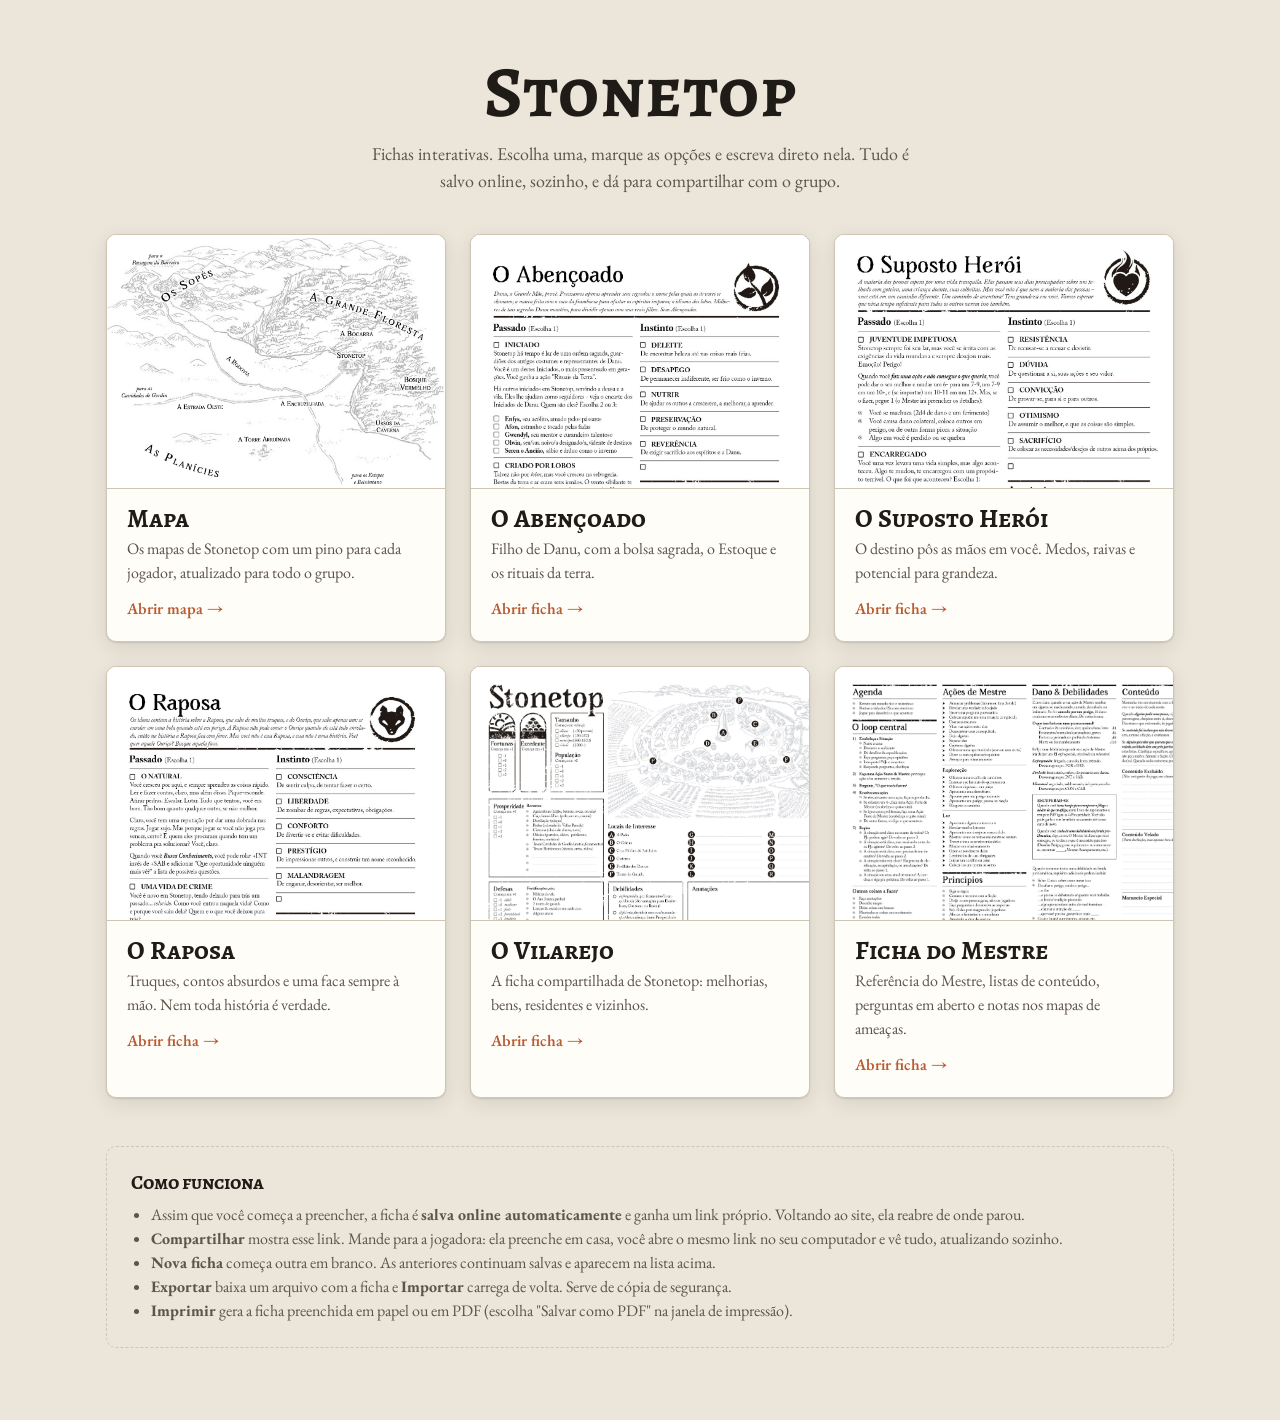
<file: index.html>
<!doctype html>
<html lang="pt-BR">
<head>
<script>try{var t=localStorage.getItem('stonetop:tema');if(t)document.documentElement.dataset.theme=t}catch(e){}</script>
<meta charset="utf-8">
<meta name="viewport" content="width=device-width, initial-scale=1">
<title>Fichas de Stonetop</title>
<meta name="description" content="Fichas interativas de Stonetop: O Abençoado, O Suposto Herói e O Vilarejo.">
<link rel="preconnect" href="https://fonts.googleapis.com"><link rel="preconnect" href="https://fonts.gstatic.com" crossorigin>
<link href="https://fonts.googleapis.com/css2?family=Alegreya+SC:wght@500;700&family=Caveat:wght@500&family=EB+Garamond:wght@400;500;600&display=swap" rel="stylesheet">
<link rel="stylesheet" href="assets/estilo.css">
</head>
<body>
<div class="capa">
  <header>
    <h1>Stonetop</h1>
    <p class="sub">Fichas interativas. Escolha uma, marque as opções e escreva direto nela. Tudo é salvo online, sozinho, e dá para compartilhar com o grupo.</p>
  </header>
  <div class="grade">
    <a class="cartao" href="mapa.html">
      <div class="miniatura" style="background-image:url('img/mapa-arredores.jpg');background-position:55% 45%;background-size:cover"></div>
      <div class="corpo">
        <h2>Mapa</h2>
        <p>Os mapas de Stonetop com um pino para cada jogador, atualizado para todo o grupo.</p>
        <span class="ir">Abrir mapa &rarr;</span>
      </div>
    </a>
    <a class="cartao" href="abencoado.html">
      <div class="miniatura" style="background-image:url('img/abencoado-1.jpg');background-position:100% 0;background-size:200% auto"></div>
      <div class="corpo">
        <h2>O Abençoado</h2>
        <p>Filho de Danu, com a bolsa sagrada, o Estoque e os rituais da terra.</p>
        <span class="ir">Abrir ficha &rarr;</span>
      </div>
    </a>
    <a class="cartao" href="suposto-heroi.html">
      <div class="miniatura" style="background-image:url('img/suposto-heroi-1.jpg');background-position:100% 0;background-size:200% auto"></div>
      <div class="corpo">
        <h2>O Suposto Herói</h2>
        <p>O destino pôs as mãos em você. Medos, raivas e potencial para grandeza.</p>
        <span class="ir">Abrir ficha &rarr;</span>
      </div>
    </a>
    <a class="cartao" href="raposa.html">
      <div class="miniatura" style="background-image:url('img/raposa-1.jpg');background-position:100% 0;background-size:200% auto"></div>
      <div class="corpo">
        <h2>O Raposa</h2>
        <p>Truques, contos absurdos e uma faca sempre à mão. Nem toda história é verdade.</p>
        <span class="ir">Abrir ficha &rarr;</span>
      </div>
    </a>
    <a class="cartao" href="vilarejo.html">
      <div class="miniatura" style="background-image:url('img/vilarejo-1.jpg');background-position:0 0;background-size:115% auto"></div>
      <div class="corpo">
        <h2>O Vilarejo</h2>
        <p>A ficha compartilhada de Stonetop: melhorias, bens, residentes e vizinhos.</p>
        <span class="ir">Abrir ficha &rarr;</span>
      </div>
    </a>
    <a class="cartao" href="mestre.html">
      <div class="miniatura" style="background-image:url('img/mestre-1.jpg');background-position:0 0;background-size:115% auto"></div>
      <div class="corpo">
        <h2>Ficha do Mestre</h2>
        <p>Referência do Mestre, listas de conteúdo, perguntas em aberto e notas nos mapas de ameaças.</p>
        <span class="ir">Abrir ficha &rarr;</span>
      </div>
    </a>
  </div>
  <section class="recentes" id="recentes" hidden>
    <h3>Fichas online abertas neste navegador</h3>
    <ul id="lista-recentes"></ul>
  </section>
  <section class="como">
    <h3>Como funciona</h3>
    <ul>
      <li>Assim que você começa a preencher, a ficha é <strong>salva online automaticamente</strong> e ganha um link próprio. Voltando ao site, ela reabre de onde parou.</li>
      <li><strong>Compartilhar</strong> mostra esse link. Mande para a jogadora: ela preenche em casa, você abre o mesmo link no seu computador e vê tudo, atualizando sozinho.</li>
      <li><strong>Nova ficha</strong> começa outra em branco. As anteriores continuam salvas e aparecem na lista acima.</li>
      <li><strong>Exportar</strong> baixa um arquivo com a ficha e <strong>Importar</strong> carrega de volta. Serve de cópia de segurança.</li>
      <li><strong>Imprimir</strong> gera a ficha preenchida em papel ou em PDF (escolha "Salvar como PDF" na janela de impressão).</li>
    </ul>
  </section>
</div>
<script>
(function () {
  var lista = [];
  try { lista = JSON.parse(localStorage.getItem('stonetop:recentes') || '[]'); } catch (e) {}
  if (!lista.length) return;
  var ul = document.getElementById('lista-recentes');
  lista.forEach(function (x) {
    var li = document.createElement('li');
    var a = document.createElement('a');
    a.href = x.tipo + '.html#c=' + encodeURIComponent(x.c);
    a.textContent = x.nome ? x.nome + ' · ' + x.titulo : x.titulo;
    var s = document.createElement('span');
    s.textContent = new Date(x.em).toLocaleDateString('pt-BR');
    li.appendChild(a); li.appendChild(s); ul.appendChild(li);
  });
  document.getElementById('recentes').hidden = false;
})();
</script>
</body>
</html>
</file>
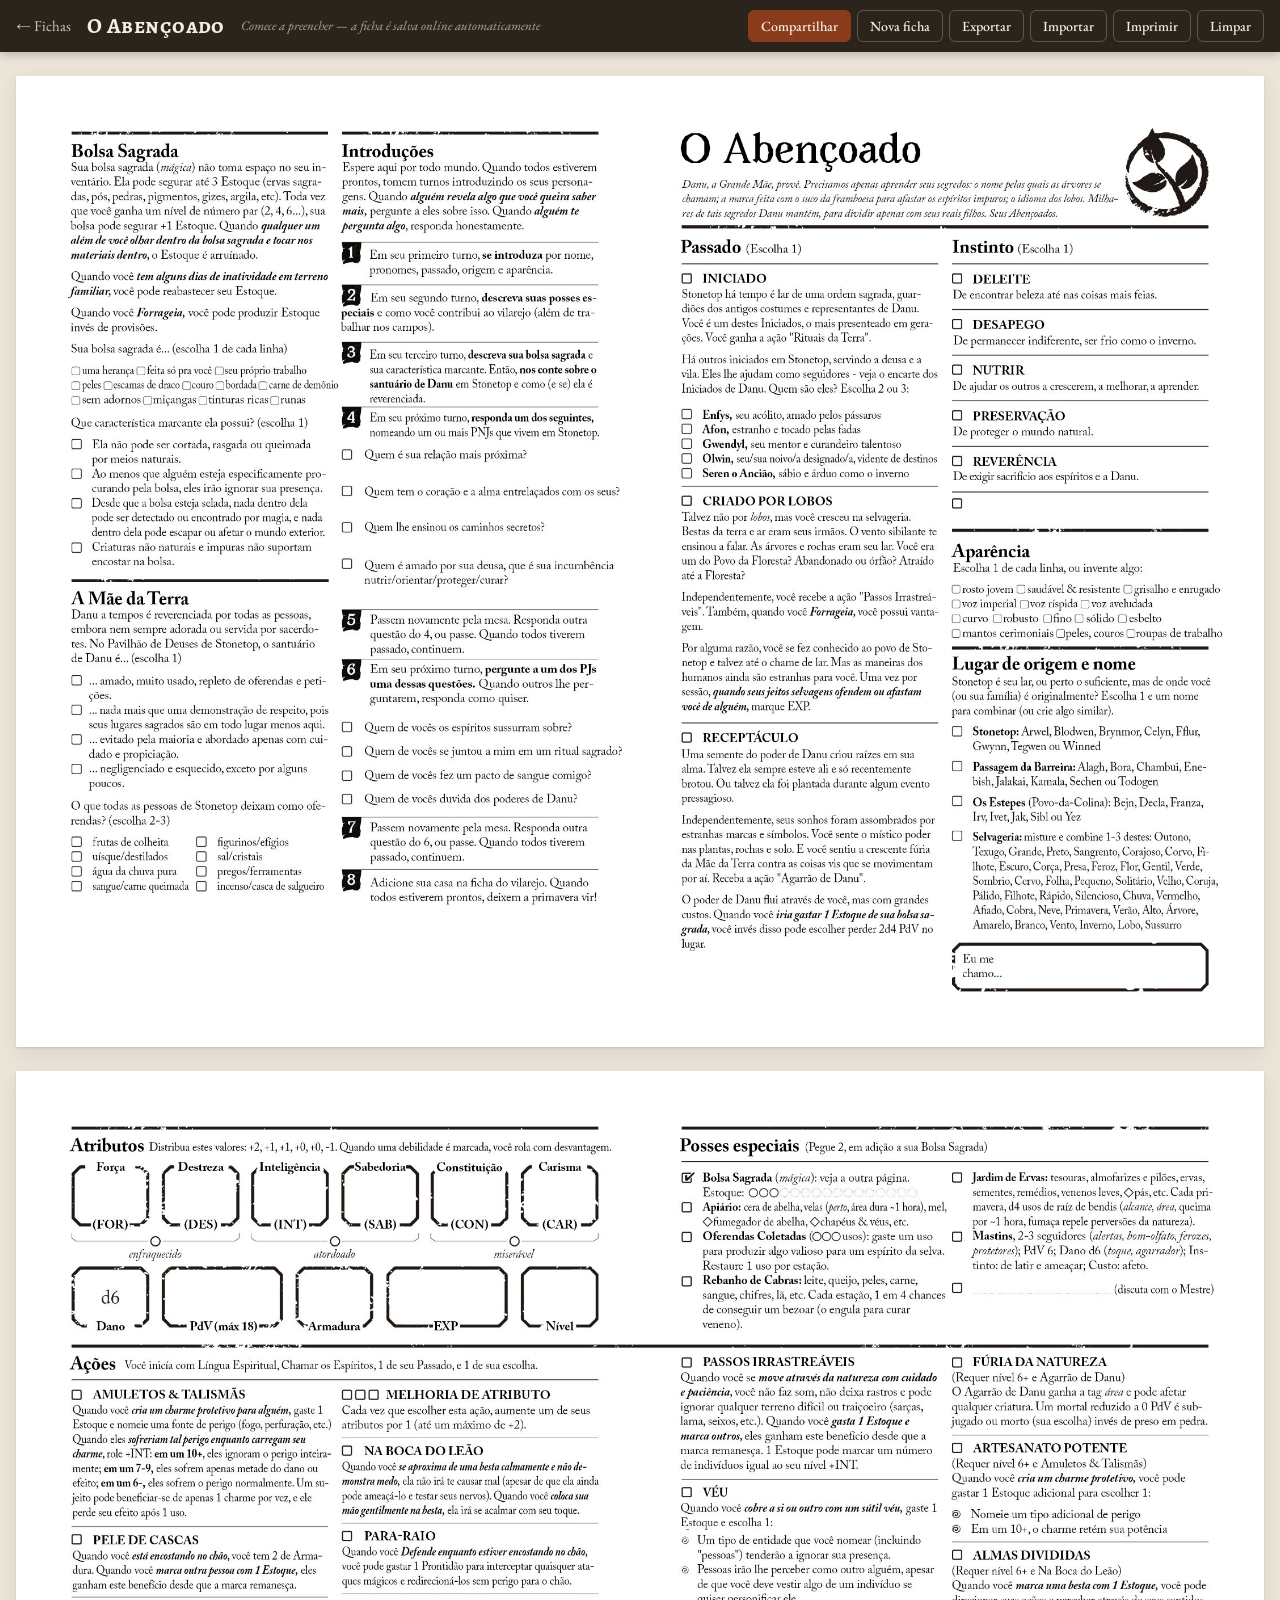
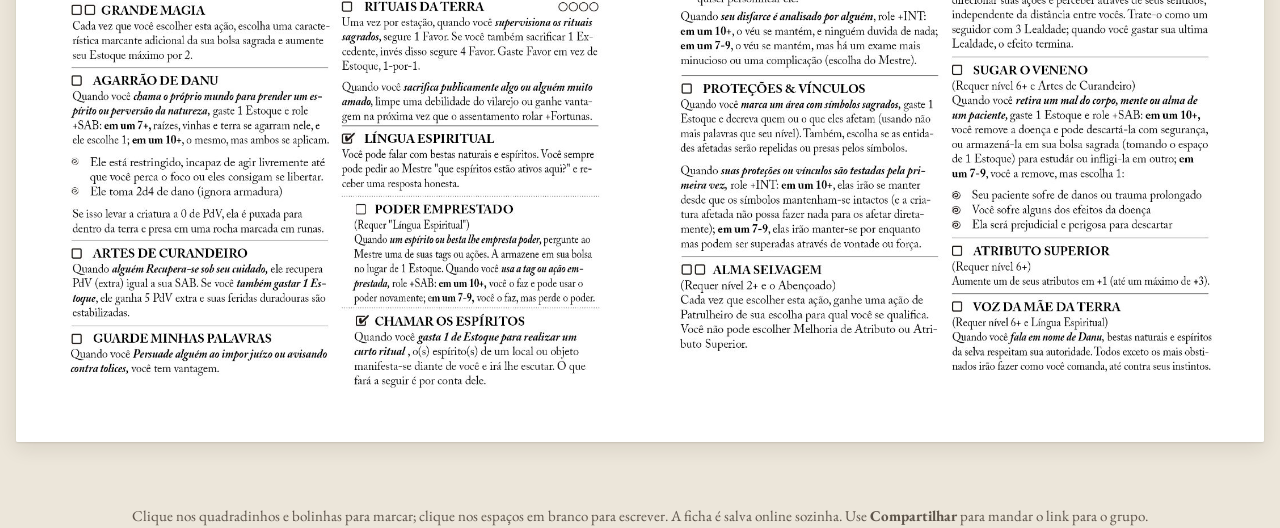
<file: abencoado.html>
<!doctype html>
<html lang="pt-BR">
<head>
<script>try{var t=localStorage.getItem('stonetop:tema');if(t)document.documentElement.dataset.theme=t}catch(e){}</script>
<meta charset="utf-8">
<meta name="viewport" content="width=device-width, initial-scale=1">
<title>O Abençoado · Stonetop</title>
<meta name="description" content="Ficha interativa de O Abençoado para Stonetop: marque as opções e preencha os campos direto no navegador.">
<link rel="preconnect" href="https://fonts.googleapis.com"><link rel="preconnect" href="https://fonts.gstatic.com" crossorigin>
<link href="https://fonts.googleapis.com/css2?family=Alegreya+SC:wght@500;700&family=Caveat:wght@500&family=EB+Garamond:wght@400;500;600&display=swap" rel="stylesheet">
<link rel="stylesheet" href="assets/estilo.css">
</head>
<body>
<header class="barra">
  <a class="voltar" href="index.html">&larr; Fichas</a>
  <h1>O Abençoado</h1>
  <span class="status" id="status" aria-live="polite"></span>
  <div class="acoes">
    <button class="btn destaque" id="online" type="button" title="Pegar o link desta ficha para mandar para o grupo">Compartilhar</button>
    <button class="btn" id="nova" type="button" title="Começar outra ficha, em branco">Nova ficha</button>
    <button class="btn" id="exportar" type="button" title="Baixar um arquivo com tudo o que foi preenchido">Exportar</button>
    <button class="btn" id="importar" type="button" title="Carregar um arquivo exportado antes">Importar</button>
    <button class="btn" id="imprimir" type="button" title="Imprimir ou salvar como PDF">Imprimir</button>
    <button class="btn perigo" id="limpar" type="button">Limpar</button>
  </div>
  <input type="file" id="arquivo" accept=".json,application/json" hidden>
</header>
<main id="folhas"></main>
<p class="dica">Clique nos quadradinhos e bolinhas para marcar; clique nos espaços em branco para escrever. A ficha é salva online sozinha. Use <strong>Compartilhar</strong> para mandar o link para o grupo.</p>
<dialog id="dialogo-online" class="dialogo">
  <h2>Ficha online</h2>
  <p>Mande este link para quem vai preencher. Qualquer pessoa com ele vê e edita a mesma ficha, de qualquer aparelho. As mudanças aparecem para todos em poucos segundos.</p>
  <div class="linha-link">
    <input id="link-online" type="text" readonly aria-label="Link da ficha online">
    <button class="btn-claro" id="copiar-link" type="button">Copiar</button>
  </div>
  <p class="aviso">Guarde o link: é a única chave da ficha. Quem não tiver o link não encontra a ficha.</p>
  <div class="rodape-dialogo fim">
    <button class="btn-claro" id="fechar-dialogo" type="button">Fechar</button>
  </div>
</dialog>
<script src="dados/abencoado.js"></script>
<script src="assets/ficha.js"></script>
</body>
</html>
</file>
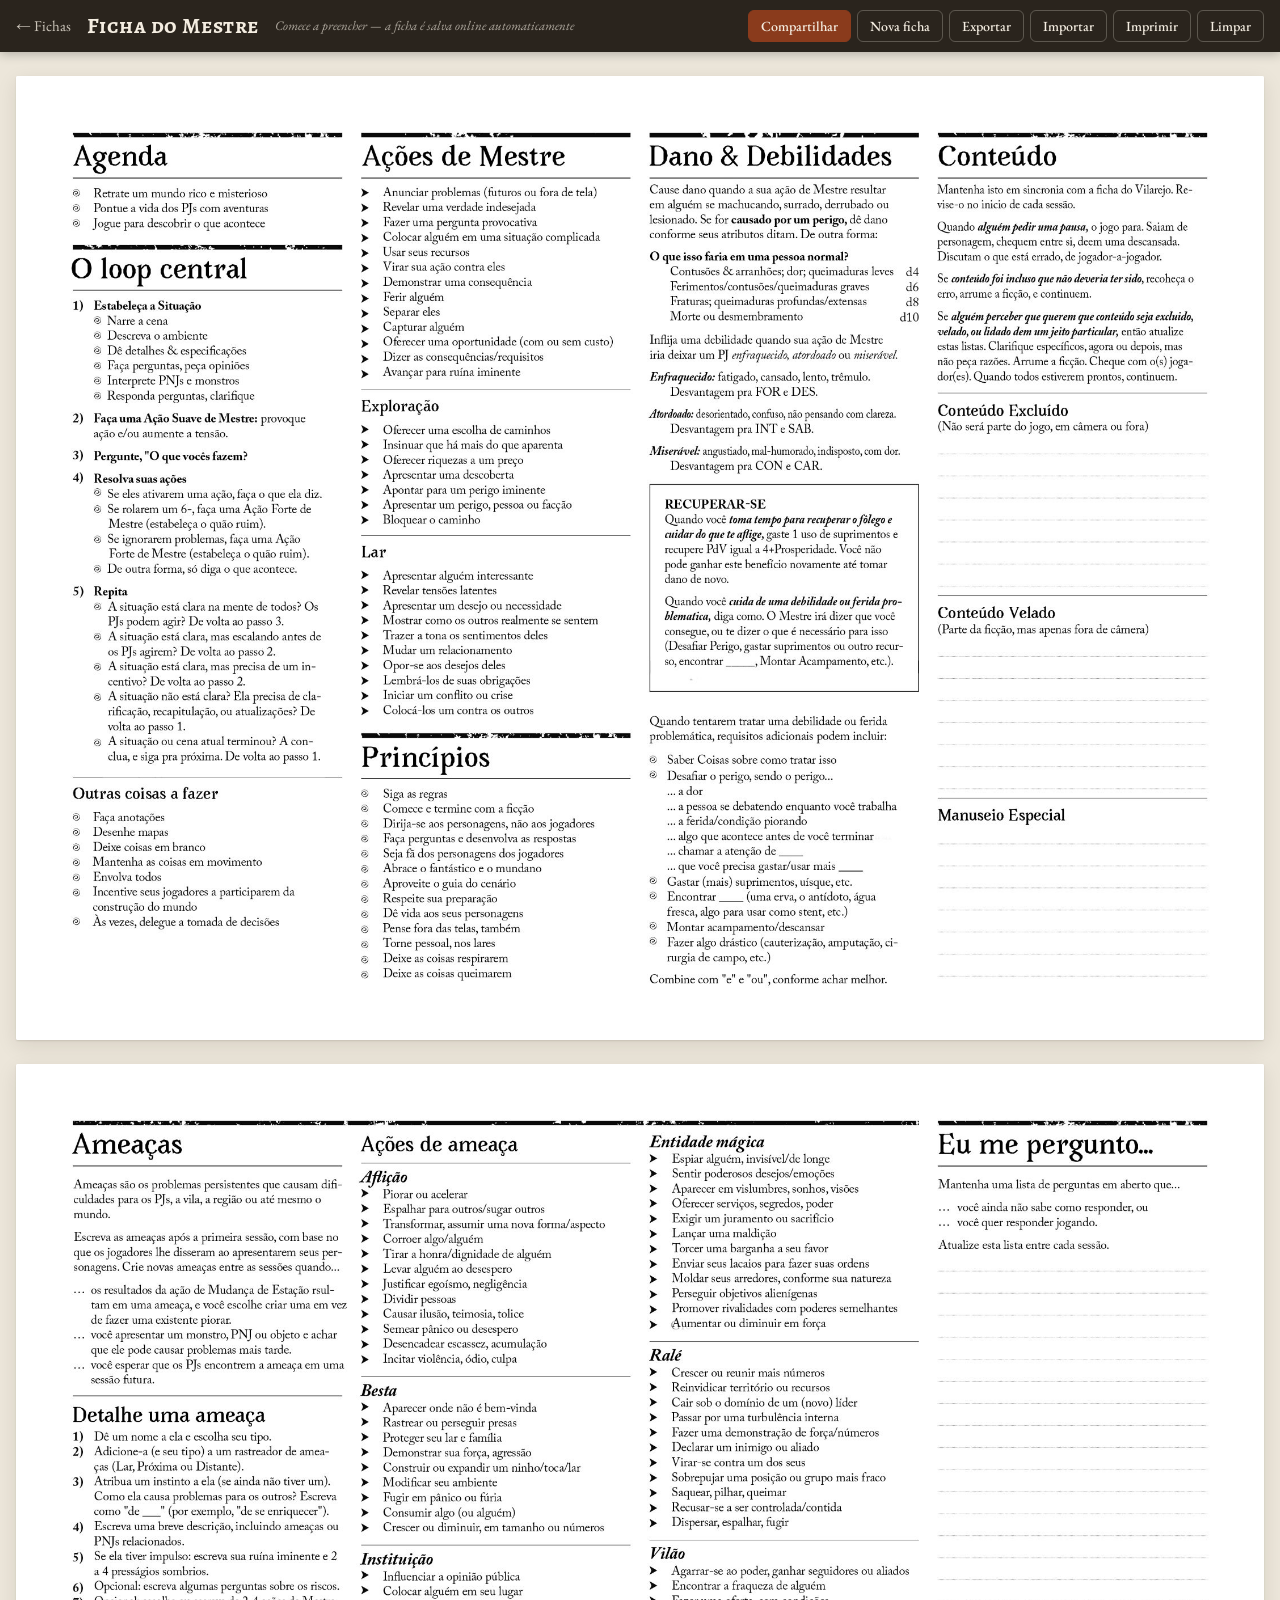
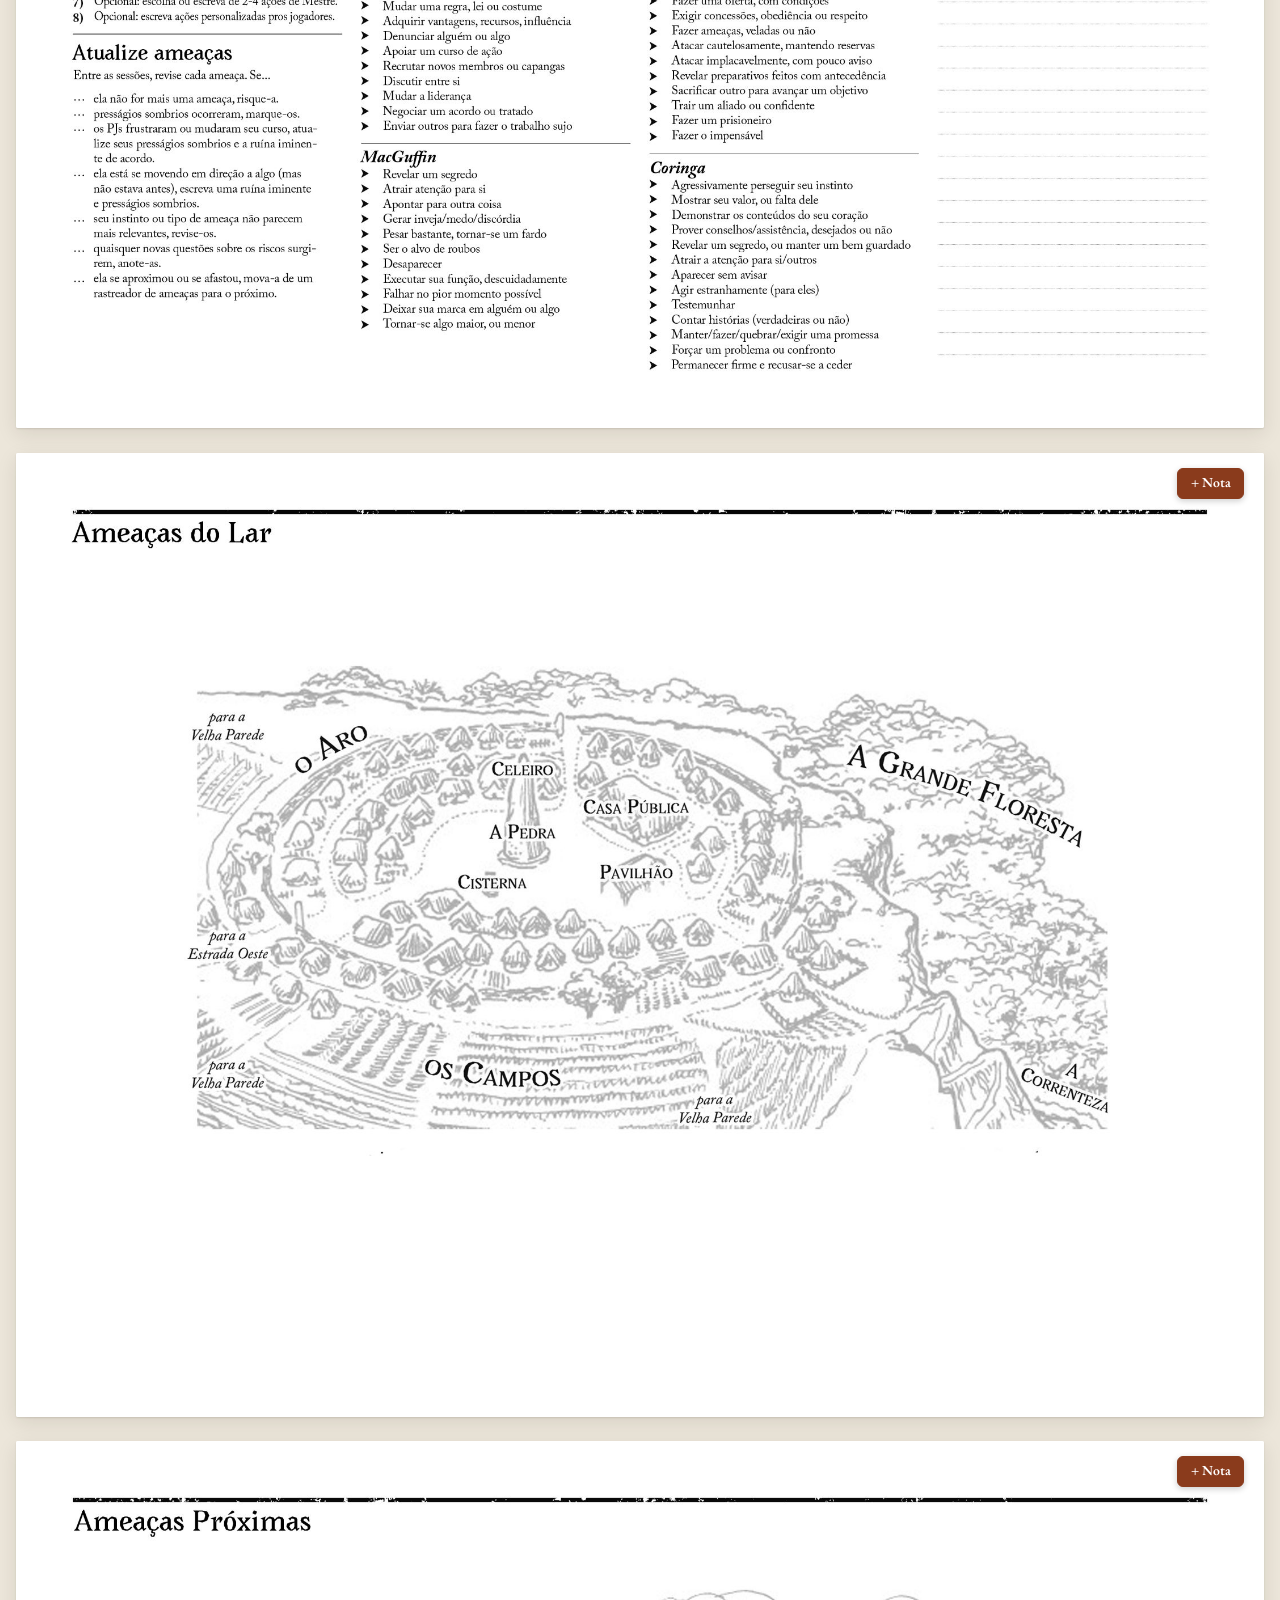
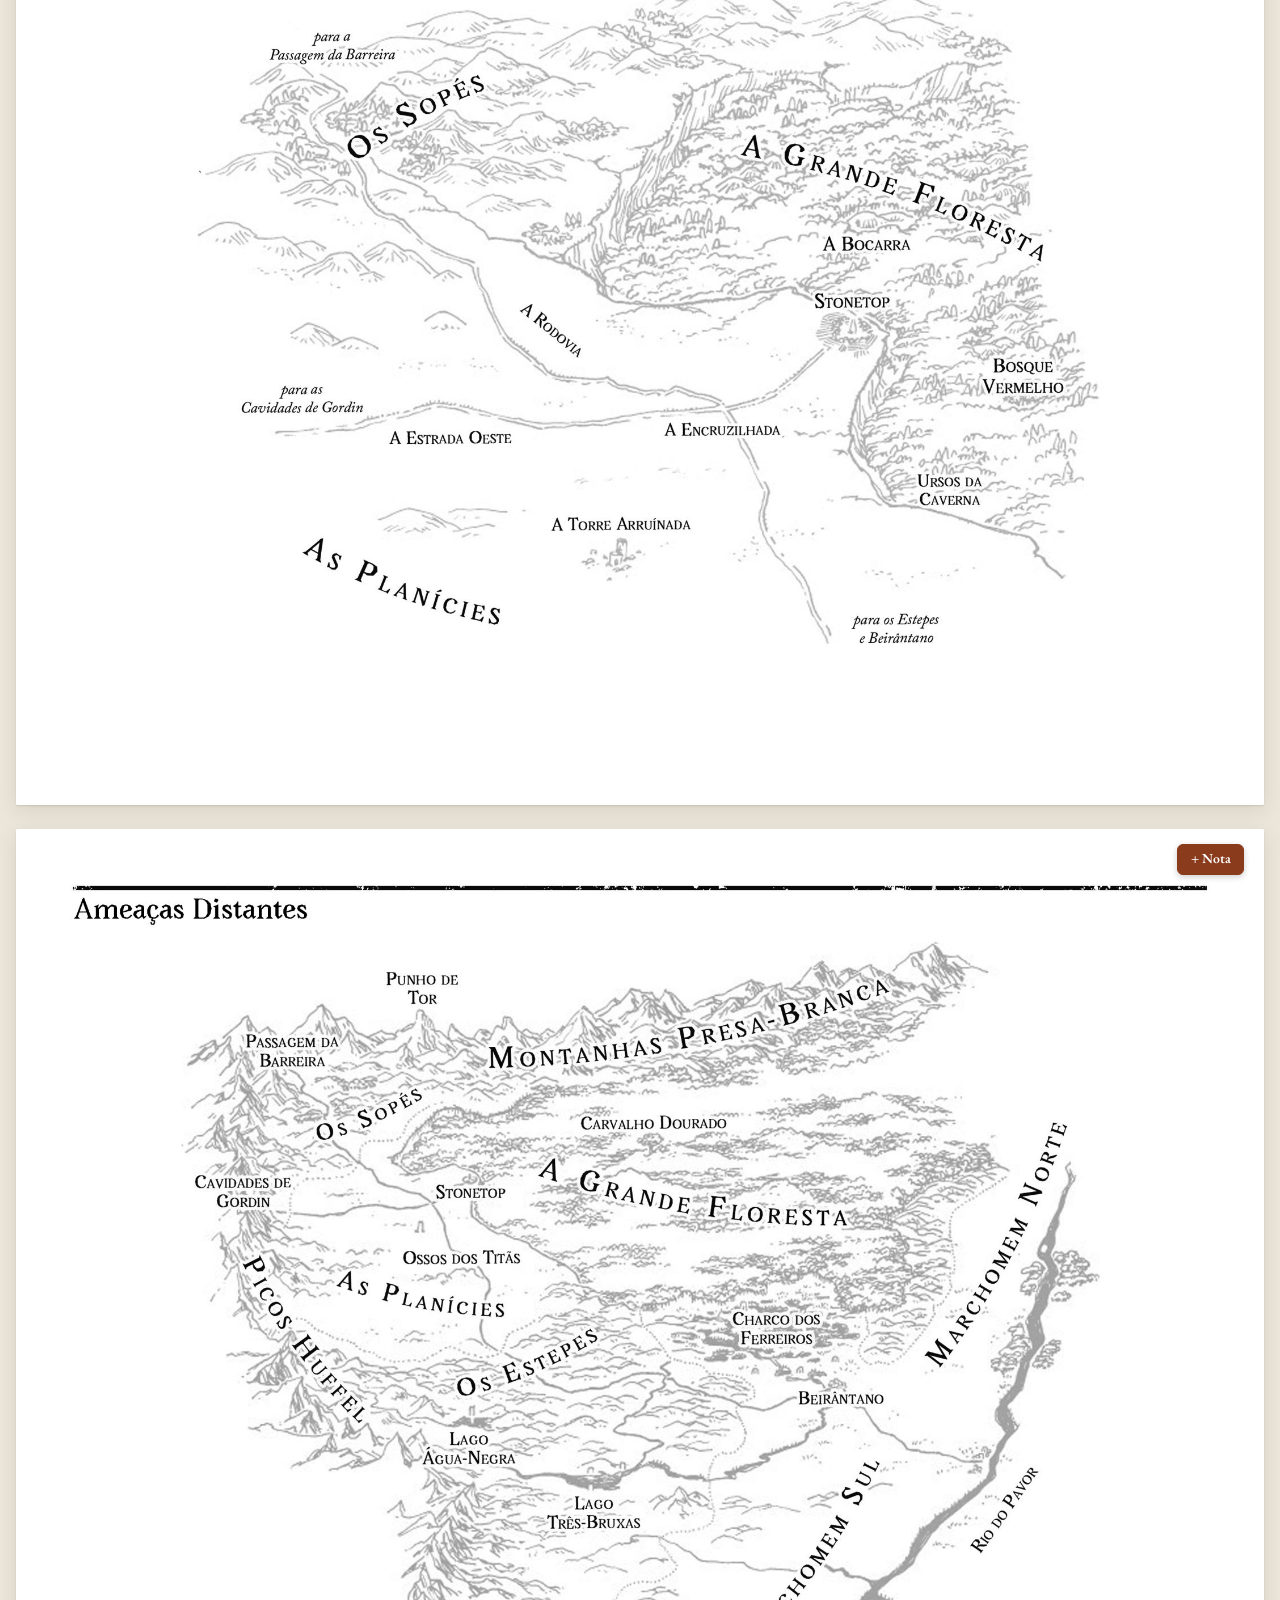
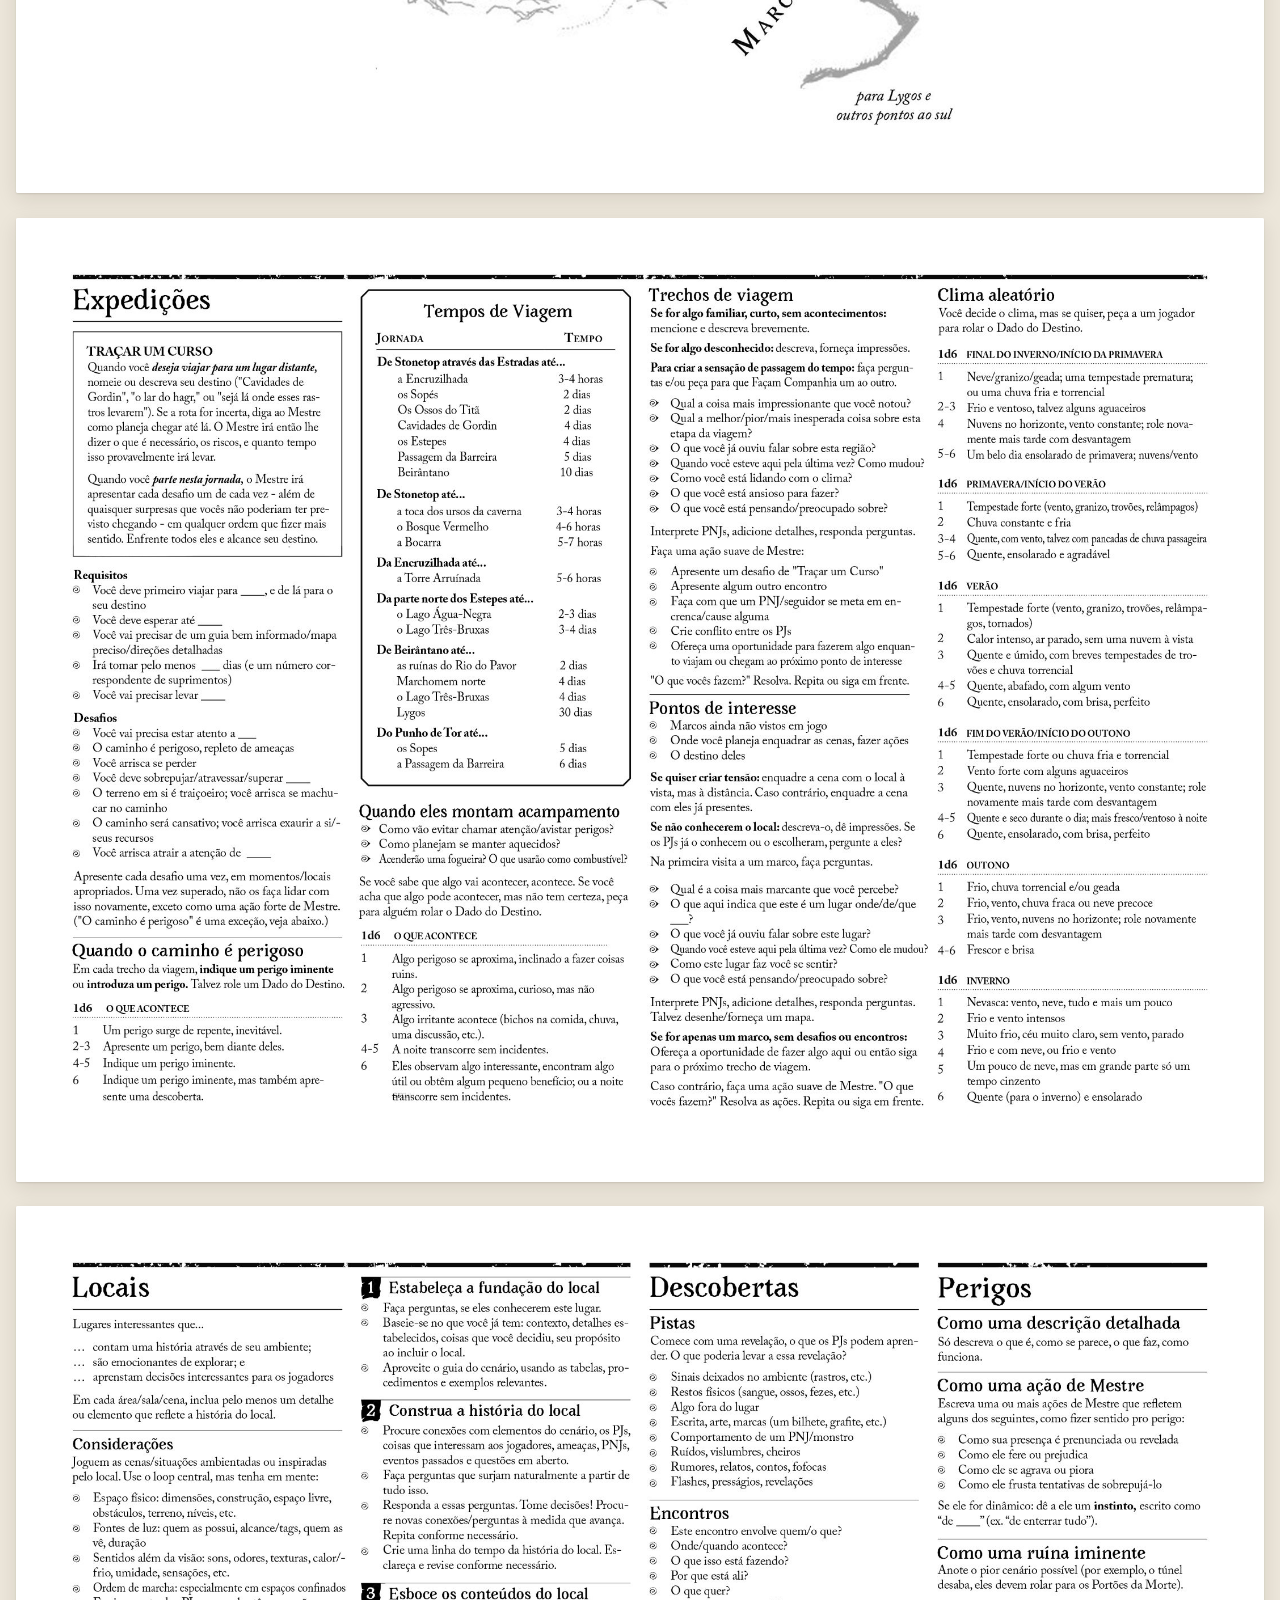
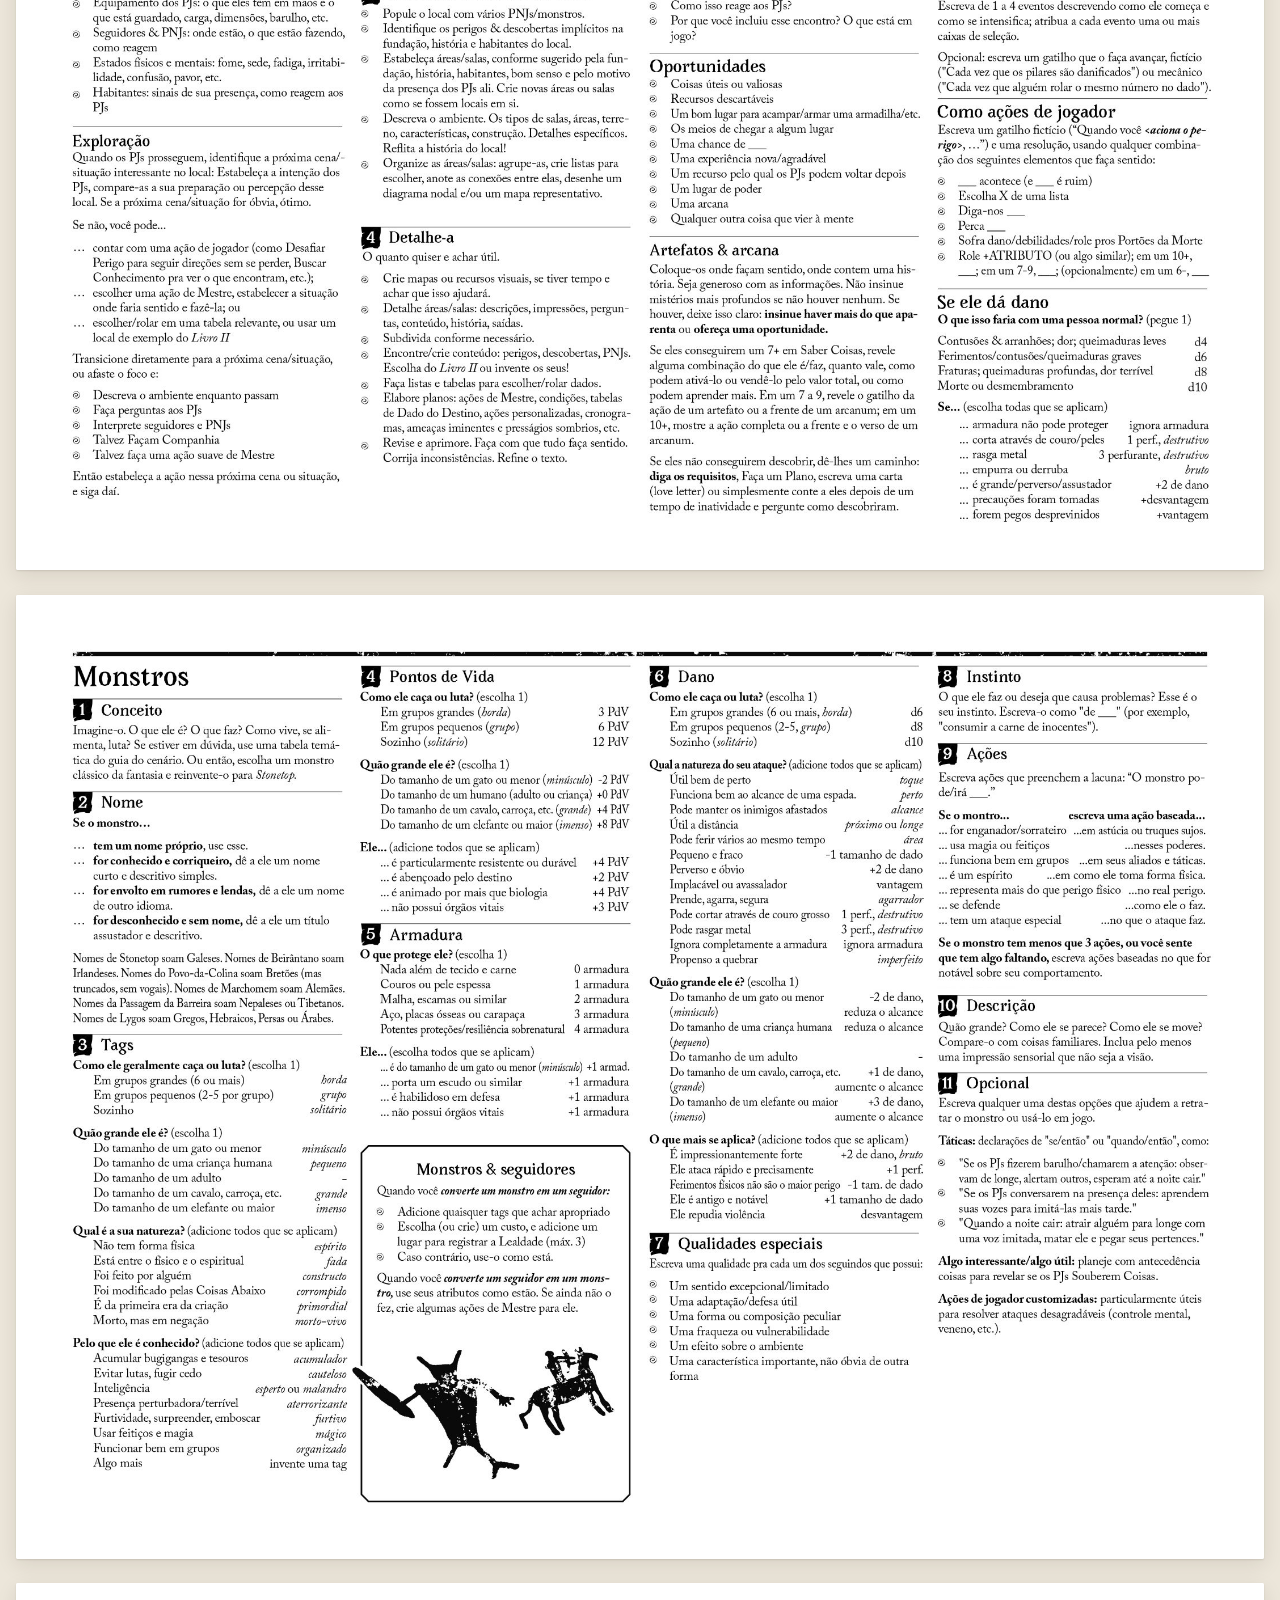
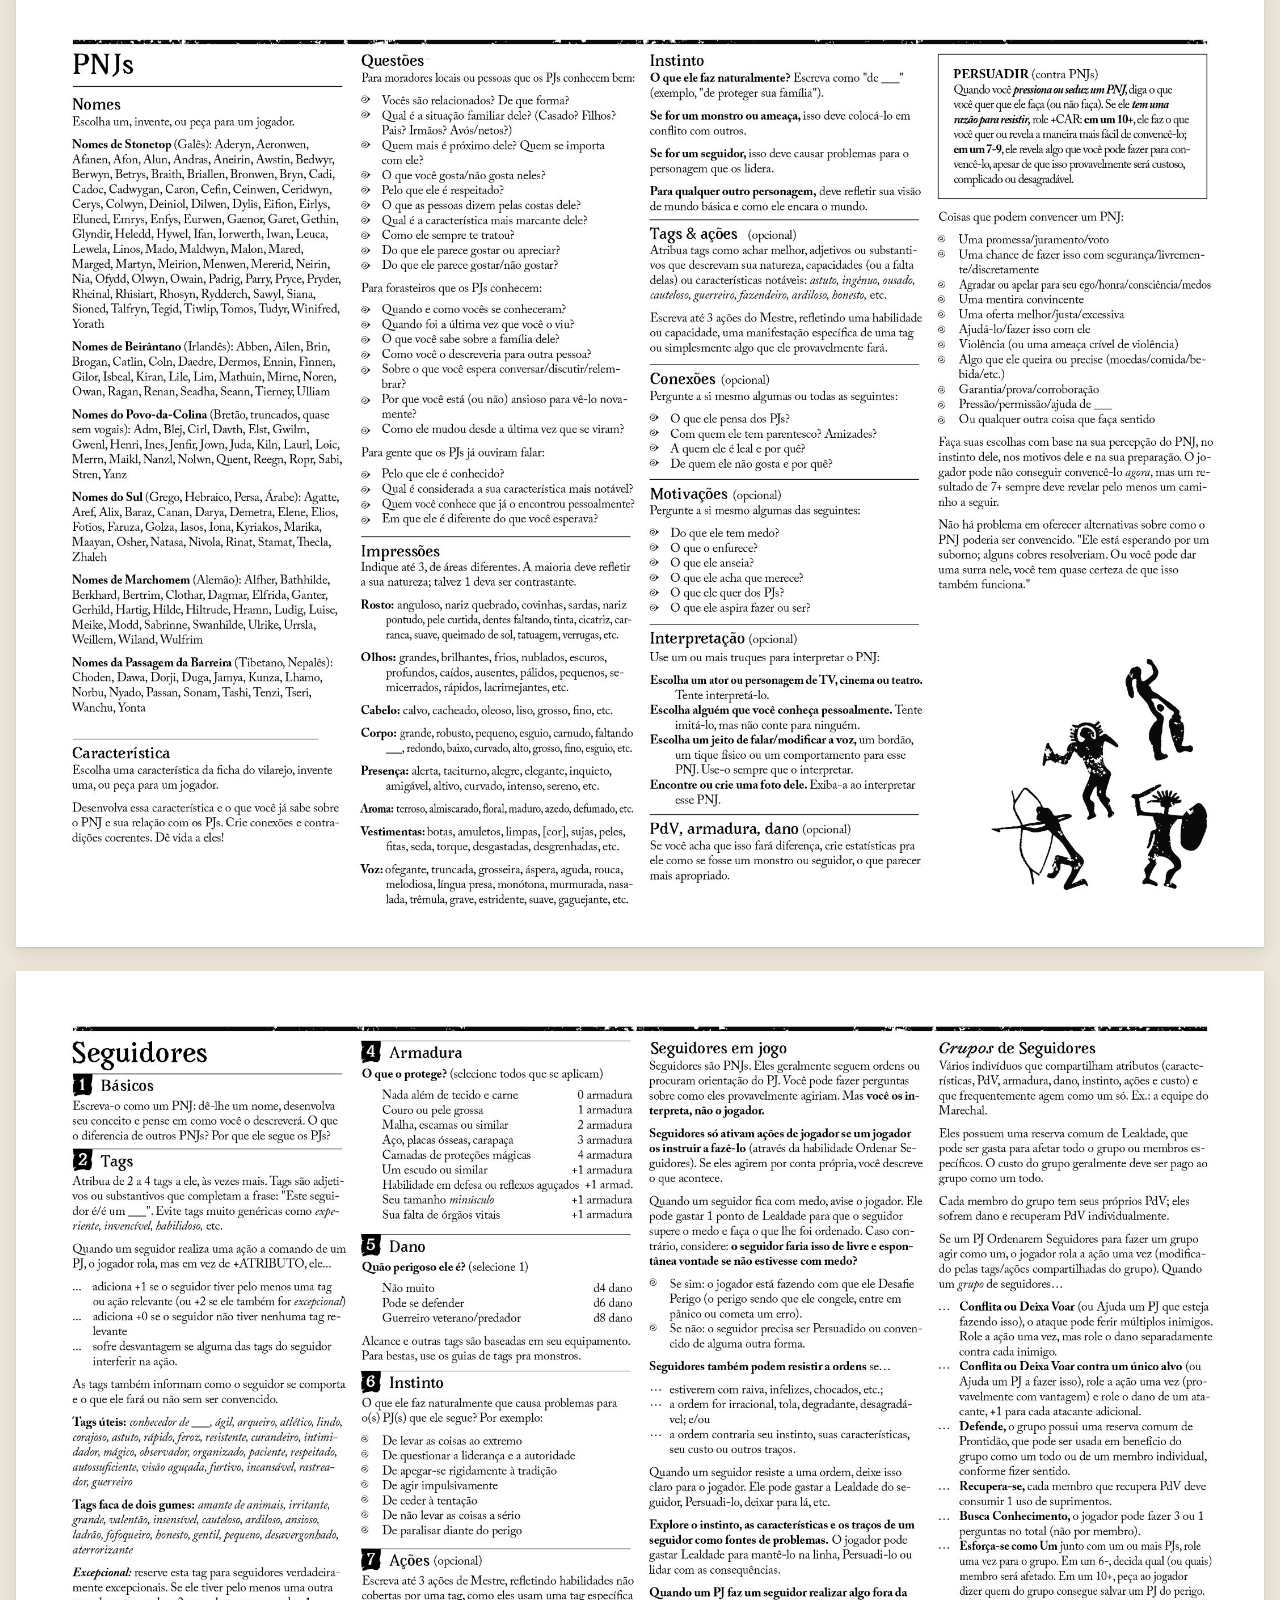
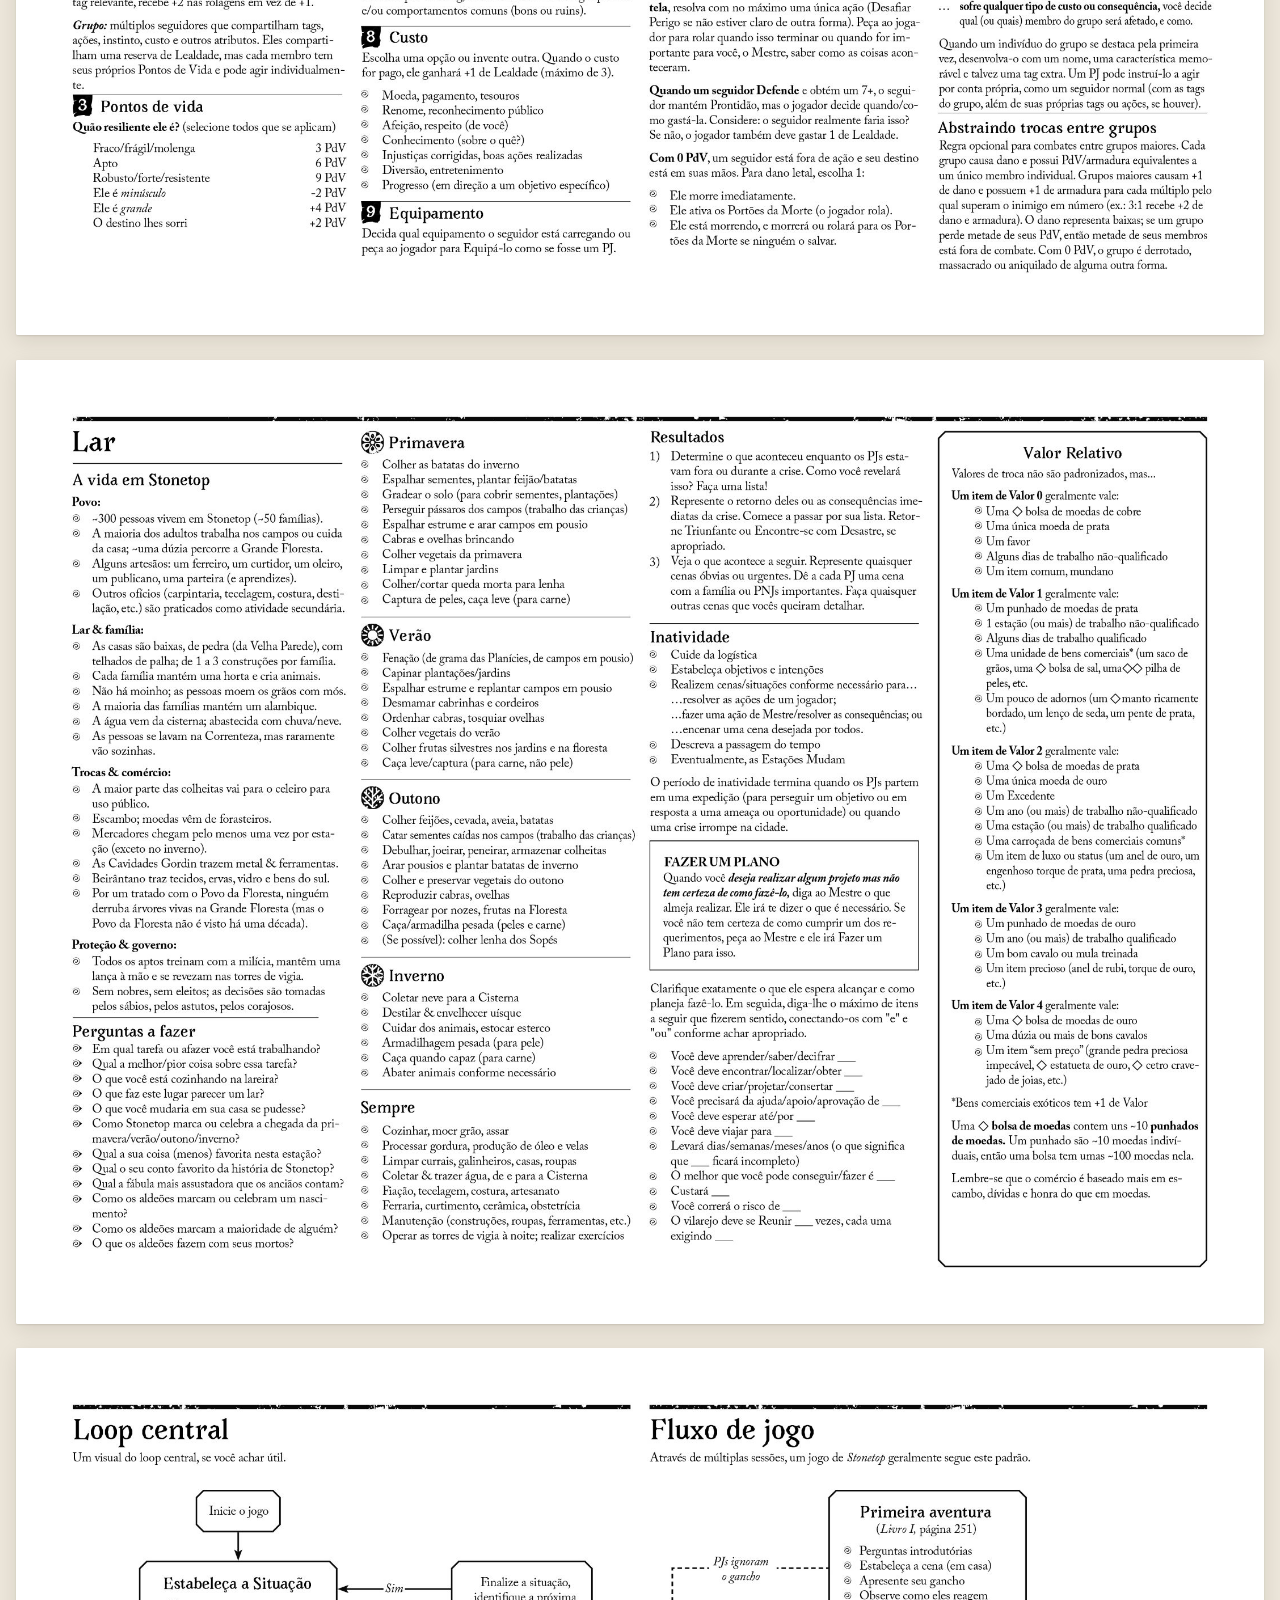
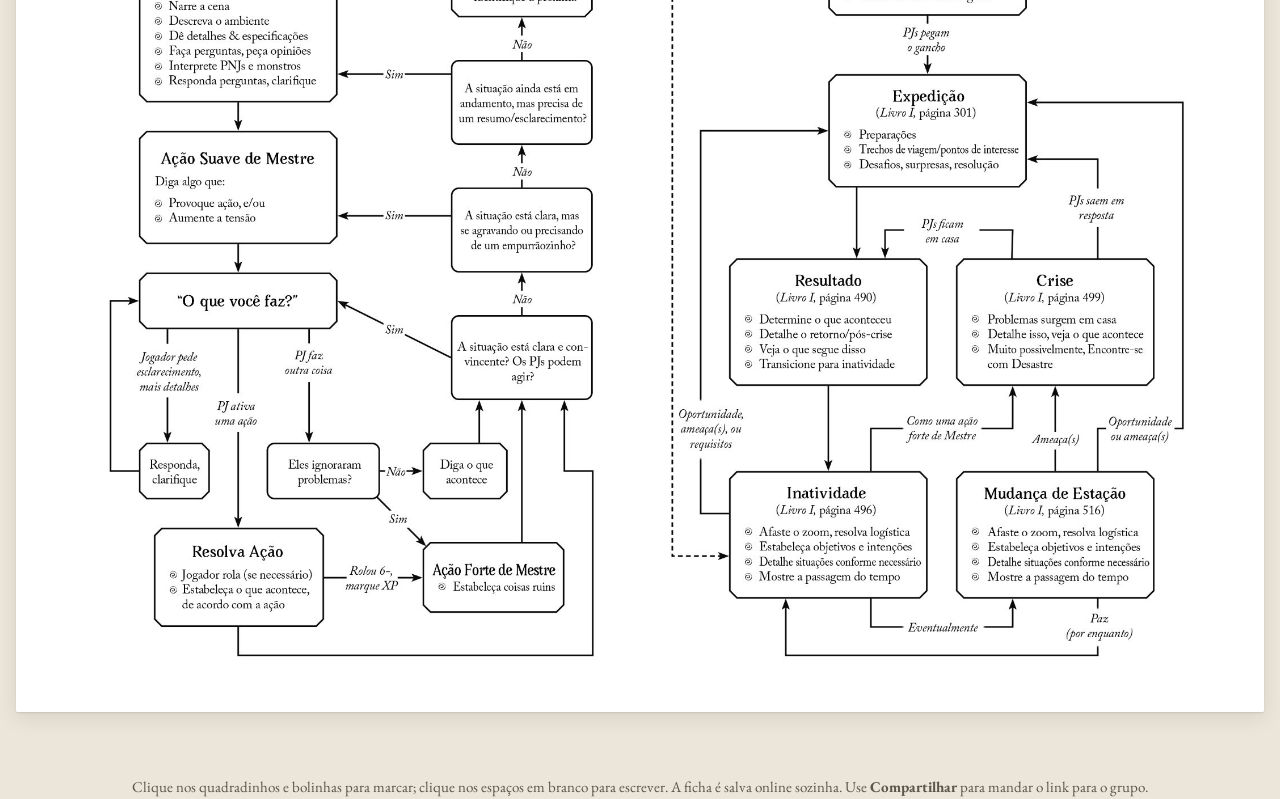
<file: mestre.html>
<!doctype html>
<html lang="pt-BR">
<head>
<script>try{var t=localStorage.getItem('stonetop:tema');if(t)document.documentElement.dataset.theme=t}catch(e){}</script>
<meta charset="utf-8">
<meta name="viewport" content="width=device-width, initial-scale=1">
<title>Ficha do Mestre · Stonetop</title>
<meta name="description" content="Ficha interativa de Ficha do Mestre para Stonetop: marque as opções e preencha os campos direto no navegador.">
<link rel="preconnect" href="https://fonts.googleapis.com"><link rel="preconnect" href="https://fonts.gstatic.com" crossorigin>
<link href="https://fonts.googleapis.com/css2?family=Alegreya+SC:wght@500;700&family=Caveat:wght@500&family=EB+Garamond:wght@400;500;600&display=swap" rel="stylesheet">
<link rel="stylesheet" href="assets/estilo.css">
</head>
<body>
<header class="barra">
  <a class="voltar" href="index.html">&larr; Fichas</a>
  <h1>Ficha do Mestre</h1>
  <span class="status" id="status" aria-live="polite"></span>
  <div class="acoes">
    <button class="btn destaque" id="online" type="button" title="Pegar o link desta ficha para mandar para o grupo">Compartilhar</button>
    <button class="btn" id="nova" type="button" title="Começar outra ficha, em branco">Nova ficha</button>
    <button class="btn" id="exportar" type="button" title="Baixar um arquivo com tudo o que foi preenchido">Exportar</button>
    <button class="btn" id="importar" type="button" title="Carregar um arquivo exportado antes">Importar</button>
    <button class="btn" id="imprimir" type="button" title="Imprimir ou salvar como PDF">Imprimir</button>
    <button class="btn perigo" id="limpar" type="button">Limpar</button>
  </div>
  <input type="file" id="arquivo" accept=".json,application/json" hidden>
</header>
<main id="folhas"></main>
<p class="dica">Clique nos quadradinhos e bolinhas para marcar; clique nos espaços em branco para escrever. A ficha é salva online sozinha. Use <strong>Compartilhar</strong> para mandar o link para o grupo.</p>
<dialog id="dialogo-online" class="dialogo">
  <h2>Ficha online</h2>
  <p>Mande este link para quem vai preencher. Qualquer pessoa com ele vê e edita a mesma ficha, de qualquer aparelho. As mudanças aparecem para todos em poucos segundos.</p>
  <div class="linha-link">
    <input id="link-online" type="text" readonly aria-label="Link da ficha online">
    <button class="btn-claro" id="copiar-link" type="button">Copiar</button>
  </div>
  <p class="aviso">Guarde o link: é a única chave da ficha. Quem não tiver o link não encontra a ficha.</p>
  <div class="rodape-dialogo fim">
    <button class="btn-claro" id="fechar-dialogo" type="button">Fechar</button>
  </div>
</dialog>
<script src="dados/mestre.js"></script>
<script src="assets/ficha.js"></script>
</body>
</html>
</file>
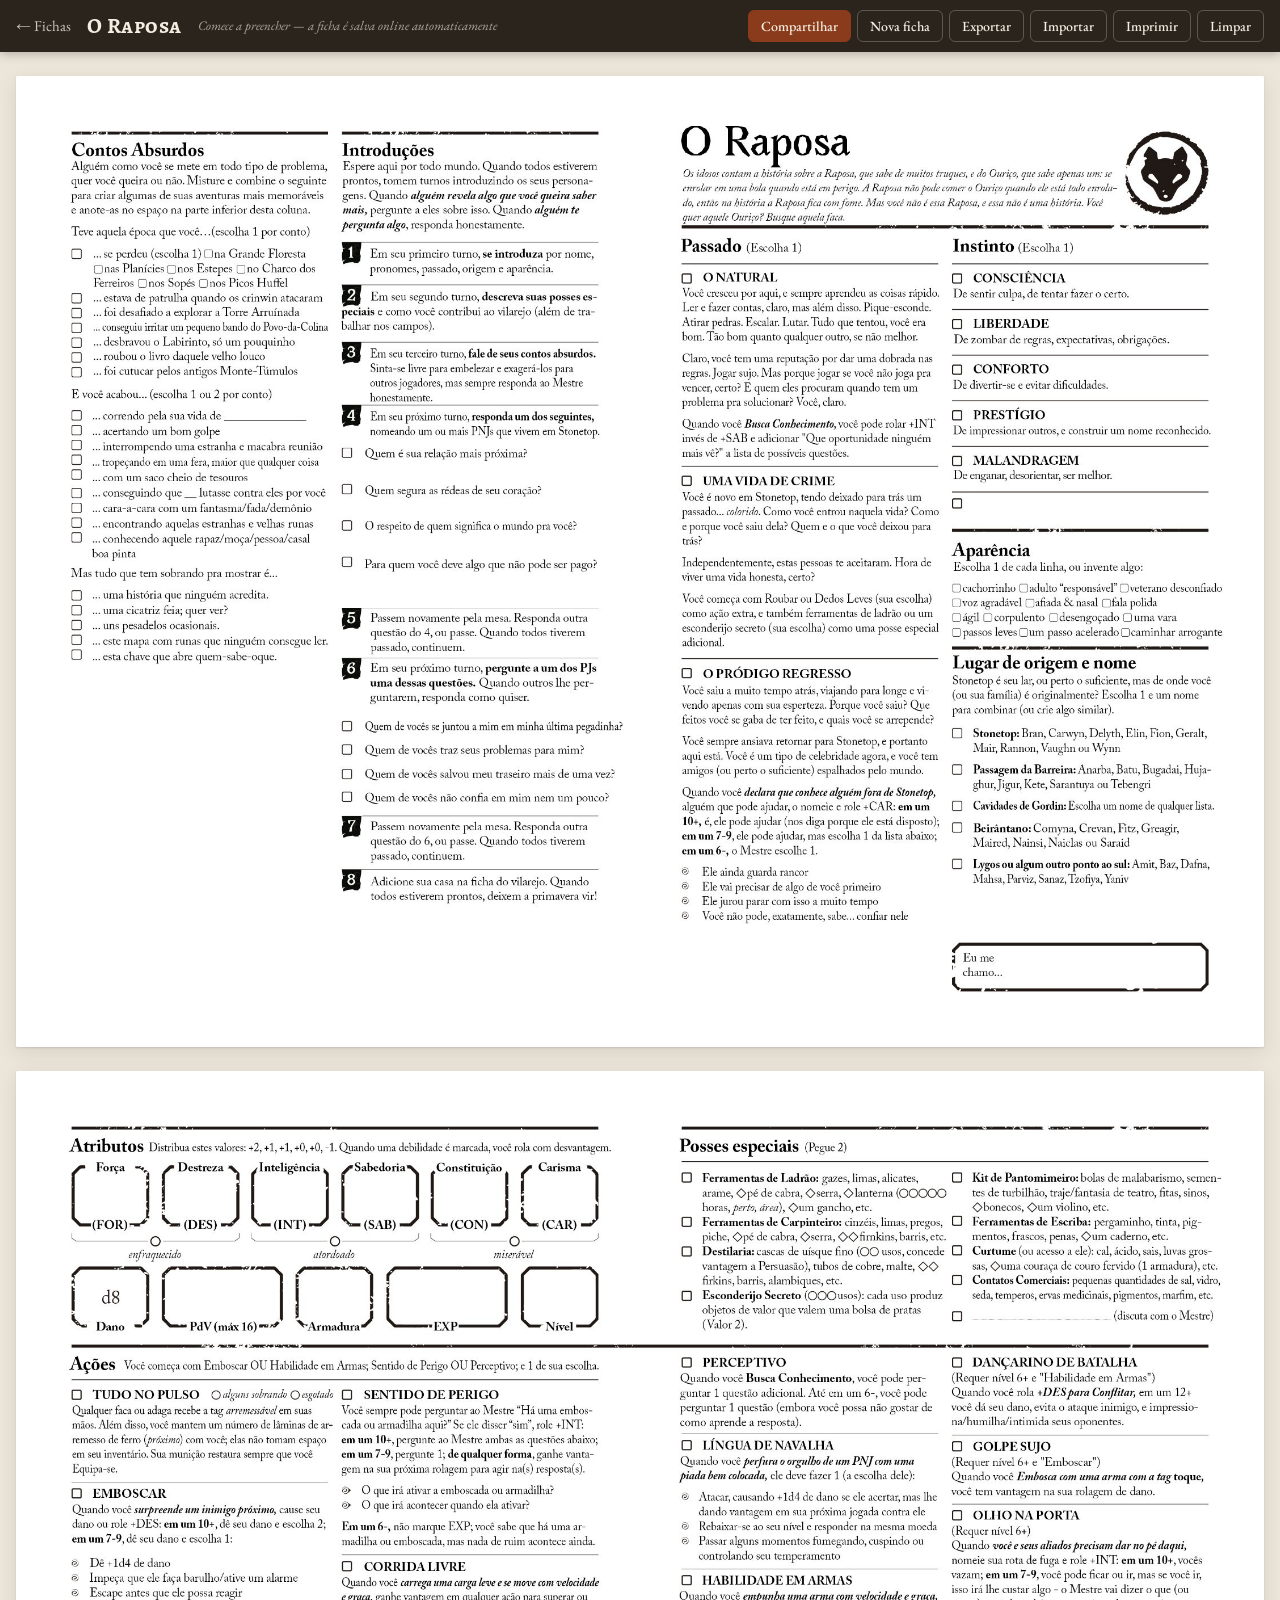
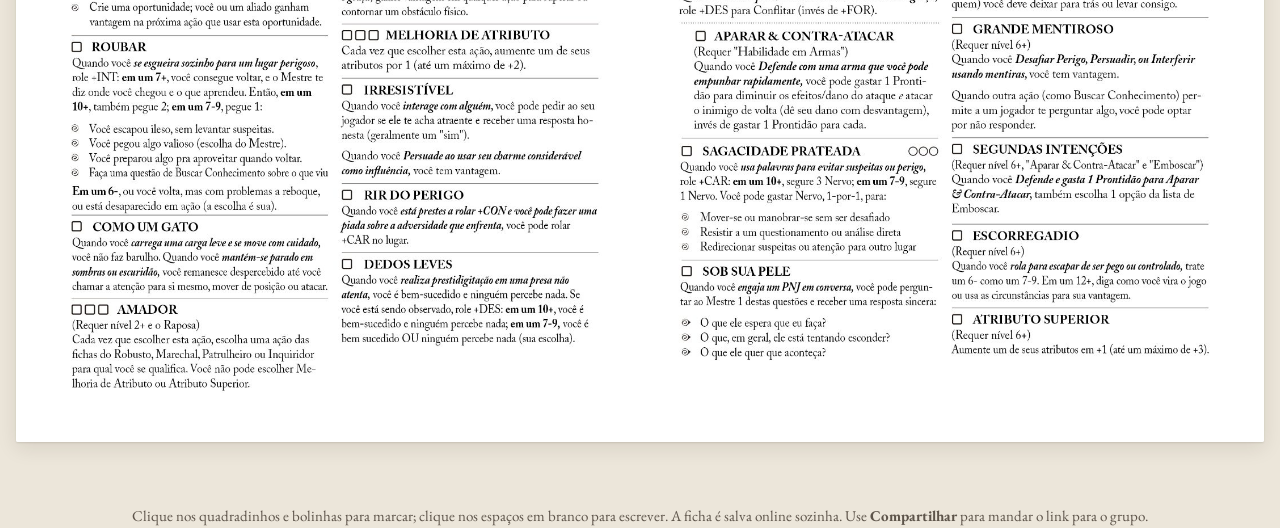
<file: raposa.html>
<!doctype html>
<html lang="pt-BR">
<head>
<script>try{var t=localStorage.getItem('stonetop:tema');if(t)document.documentElement.dataset.theme=t}catch(e){}</script>
<meta charset="utf-8">
<meta name="viewport" content="width=device-width, initial-scale=1">
<title>O Raposa · Stonetop</title>
<meta name="description" content="Ficha interativa de O Raposa para Stonetop: marque as opções e preencha os campos direto no navegador.">
<link rel="preconnect" href="https://fonts.googleapis.com"><link rel="preconnect" href="https://fonts.gstatic.com" crossorigin>
<link href="https://fonts.googleapis.com/css2?family=Alegreya+SC:wght@500;700&family=Caveat:wght@500&family=EB+Garamond:wght@400;500;600&display=swap" rel="stylesheet">
<link rel="stylesheet" href="assets/estilo.css">
</head>
<body>
<header class="barra">
  <a class="voltar" href="index.html">&larr; Fichas</a>
  <h1>O Raposa</h1>
  <span class="status" id="status" aria-live="polite"></span>
  <div class="acoes">
    <button class="btn destaque" id="online" type="button" title="Pegar o link desta ficha para mandar para o grupo">Compartilhar</button>
    <button class="btn" id="nova" type="button" title="Começar outra ficha, em branco">Nova ficha</button>
    <button class="btn" id="exportar" type="button" title="Baixar um arquivo com tudo o que foi preenchido">Exportar</button>
    <button class="btn" id="importar" type="button" title="Carregar um arquivo exportado antes">Importar</button>
    <button class="btn" id="imprimir" type="button" title="Imprimir ou salvar como PDF">Imprimir</button>
    <button class="btn perigo" id="limpar" type="button">Limpar</button>
  </div>
  <input type="file" id="arquivo" accept=".json,application/json" hidden>
</header>
<main id="folhas"></main>
<p class="dica">Clique nos quadradinhos e bolinhas para marcar; clique nos espaços em branco para escrever. A ficha é salva online sozinha. Use <strong>Compartilhar</strong> para mandar o link para o grupo.</p>
<dialog id="dialogo-online" class="dialogo">
  <h2>Ficha online</h2>
  <p>Mande este link para quem vai preencher. Qualquer pessoa com ele vê e edita a mesma ficha, de qualquer aparelho. As mudanças aparecem para todos em poucos segundos.</p>
  <div class="linha-link">
    <input id="link-online" type="text" readonly aria-label="Link da ficha online">
    <button class="btn-claro" id="copiar-link" type="button">Copiar</button>
  </div>
  <p class="aviso">Guarde o link: é a única chave da ficha. Quem não tiver o link não encontra a ficha.</p>
  <div class="rodape-dialogo fim">
    <button class="btn-claro" id="fechar-dialogo" type="button">Fechar</button>
  </div>
</dialog>
<script src="dados/raposa.js"></script>
<script src="assets/ficha.js"></script>
</body>
</html>
</file>
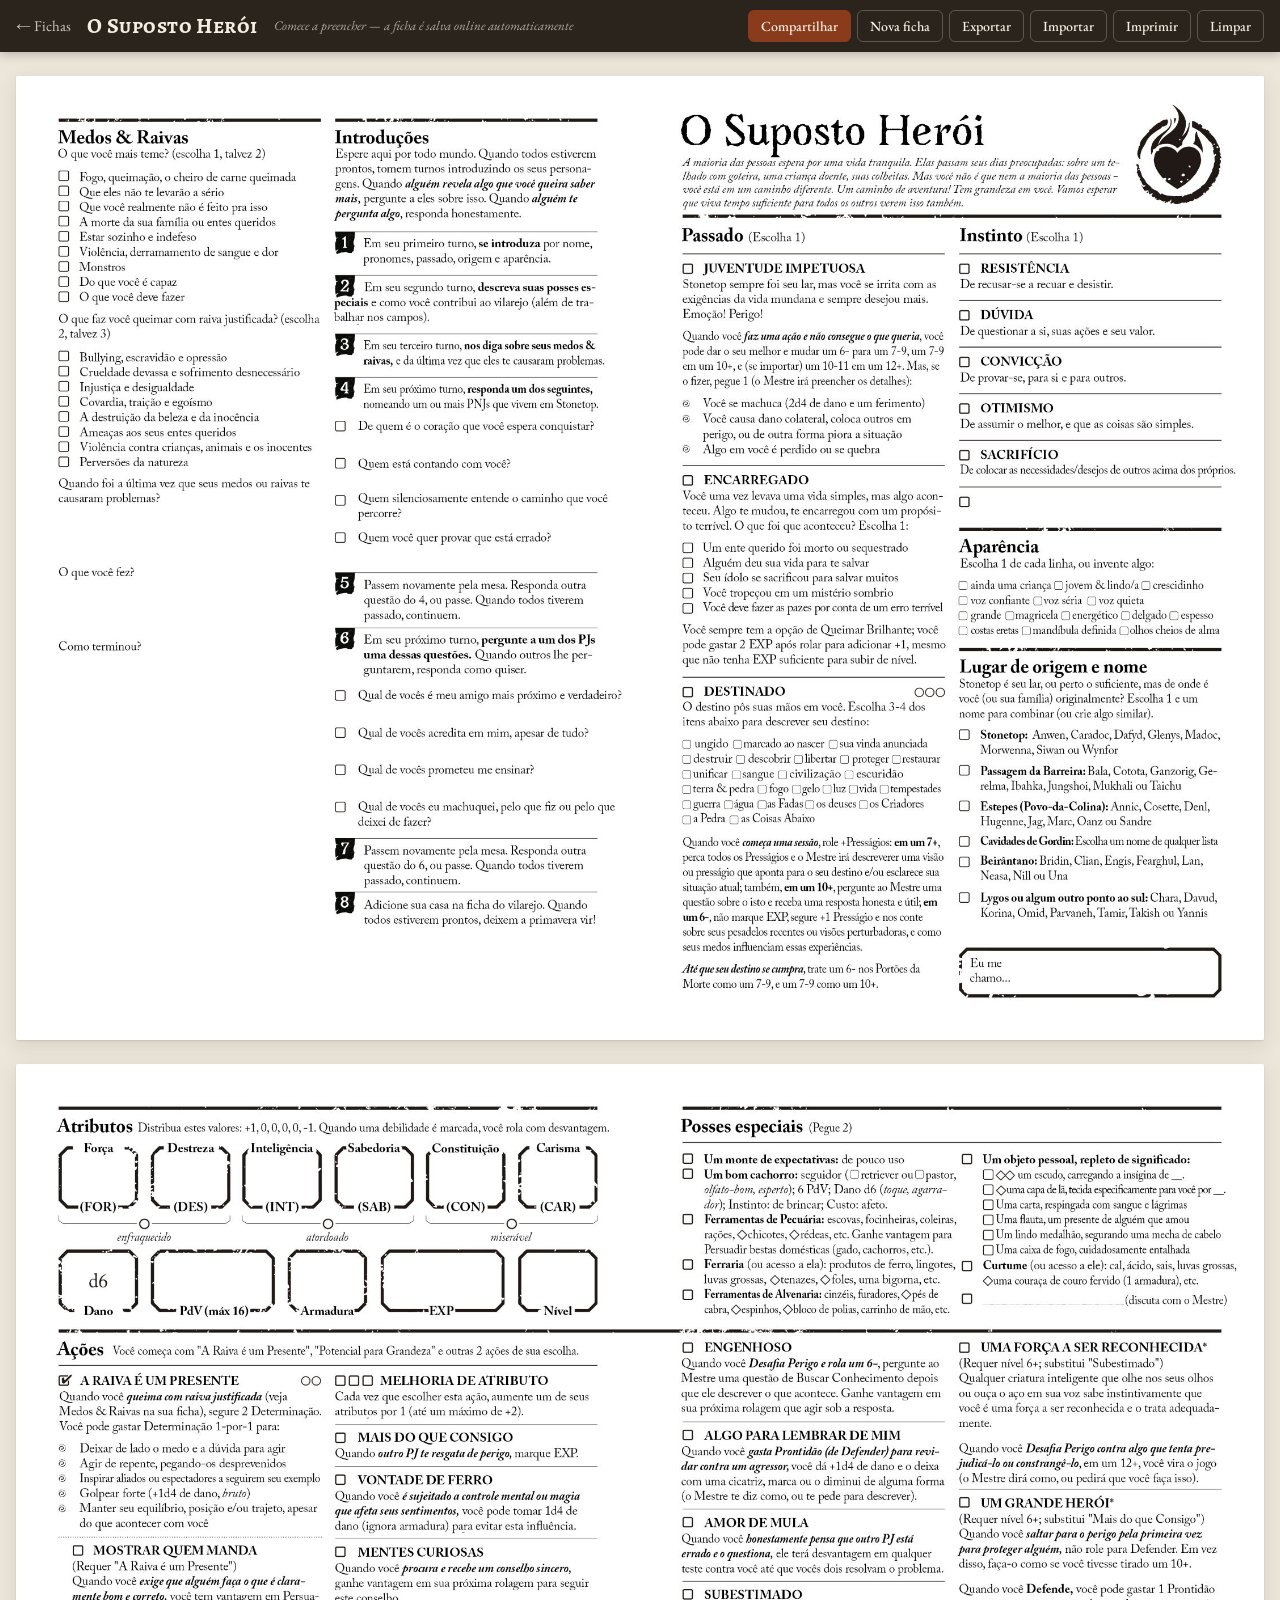
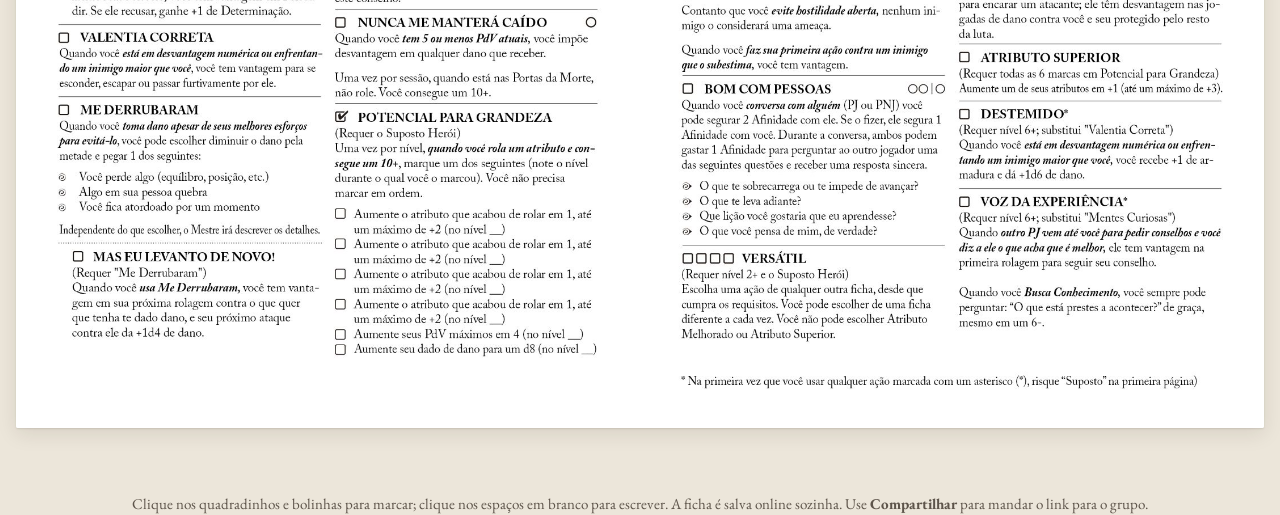
<file: suposto-heroi.html>
<!doctype html>
<html lang="pt-BR">
<head>
<script>try{var t=localStorage.getItem('stonetop:tema');if(t)document.documentElement.dataset.theme=t}catch(e){}</script>
<meta charset="utf-8">
<meta name="viewport" content="width=device-width, initial-scale=1">
<title>O Suposto Herói · Stonetop</title>
<meta name="description" content="Ficha interativa de O Suposto Herói para Stonetop: marque as opções e preencha os campos direto no navegador.">
<link rel="preconnect" href="https://fonts.googleapis.com"><link rel="preconnect" href="https://fonts.gstatic.com" crossorigin>
<link href="https://fonts.googleapis.com/css2?family=Alegreya+SC:wght@500;700&family=Caveat:wght@500&family=EB+Garamond:wght@400;500;600&display=swap" rel="stylesheet">
<link rel="stylesheet" href="assets/estilo.css">
</head>
<body>
<header class="barra">
  <a class="voltar" href="index.html">&larr; Fichas</a>
  <h1>O Suposto Herói</h1>
  <span class="status" id="status" aria-live="polite"></span>
  <div class="acoes">
    <button class="btn destaque" id="online" type="button" title="Pegar o link desta ficha para mandar para o grupo">Compartilhar</button>
    <button class="btn" id="nova" type="button" title="Começar outra ficha, em branco">Nova ficha</button>
    <button class="btn" id="exportar" type="button" title="Baixar um arquivo com tudo o que foi preenchido">Exportar</button>
    <button class="btn" id="importar" type="button" title="Carregar um arquivo exportado antes">Importar</button>
    <button class="btn" id="imprimir" type="button" title="Imprimir ou salvar como PDF">Imprimir</button>
    <button class="btn perigo" id="limpar" type="button">Limpar</button>
  </div>
  <input type="file" id="arquivo" accept=".json,application/json" hidden>
</header>
<main id="folhas"></main>
<p class="dica">Clique nos quadradinhos e bolinhas para marcar; clique nos espaços em branco para escrever. A ficha é salva online sozinha. Use <strong>Compartilhar</strong> para mandar o link para o grupo.</p>
<dialog id="dialogo-online" class="dialogo">
  <h2>Ficha online</h2>
  <p>Mande este link para quem vai preencher. Qualquer pessoa com ele vê e edita a mesma ficha, de qualquer aparelho. As mudanças aparecem para todos em poucos segundos.</p>
  <div class="linha-link">
    <input id="link-online" type="text" readonly aria-label="Link da ficha online">
    <button class="btn-claro" id="copiar-link" type="button">Copiar</button>
  </div>
  <p class="aviso">Guarde o link: é a única chave da ficha. Quem não tiver o link não encontra a ficha.</p>
  <div class="rodape-dialogo fim">
    <button class="btn-claro" id="fechar-dialogo" type="button">Fechar</button>
  </div>
</dialog>
<script src="dados/suposto-heroi.js"></script>
<script src="assets/ficha.js"></script>
</body>
</html>
</file>
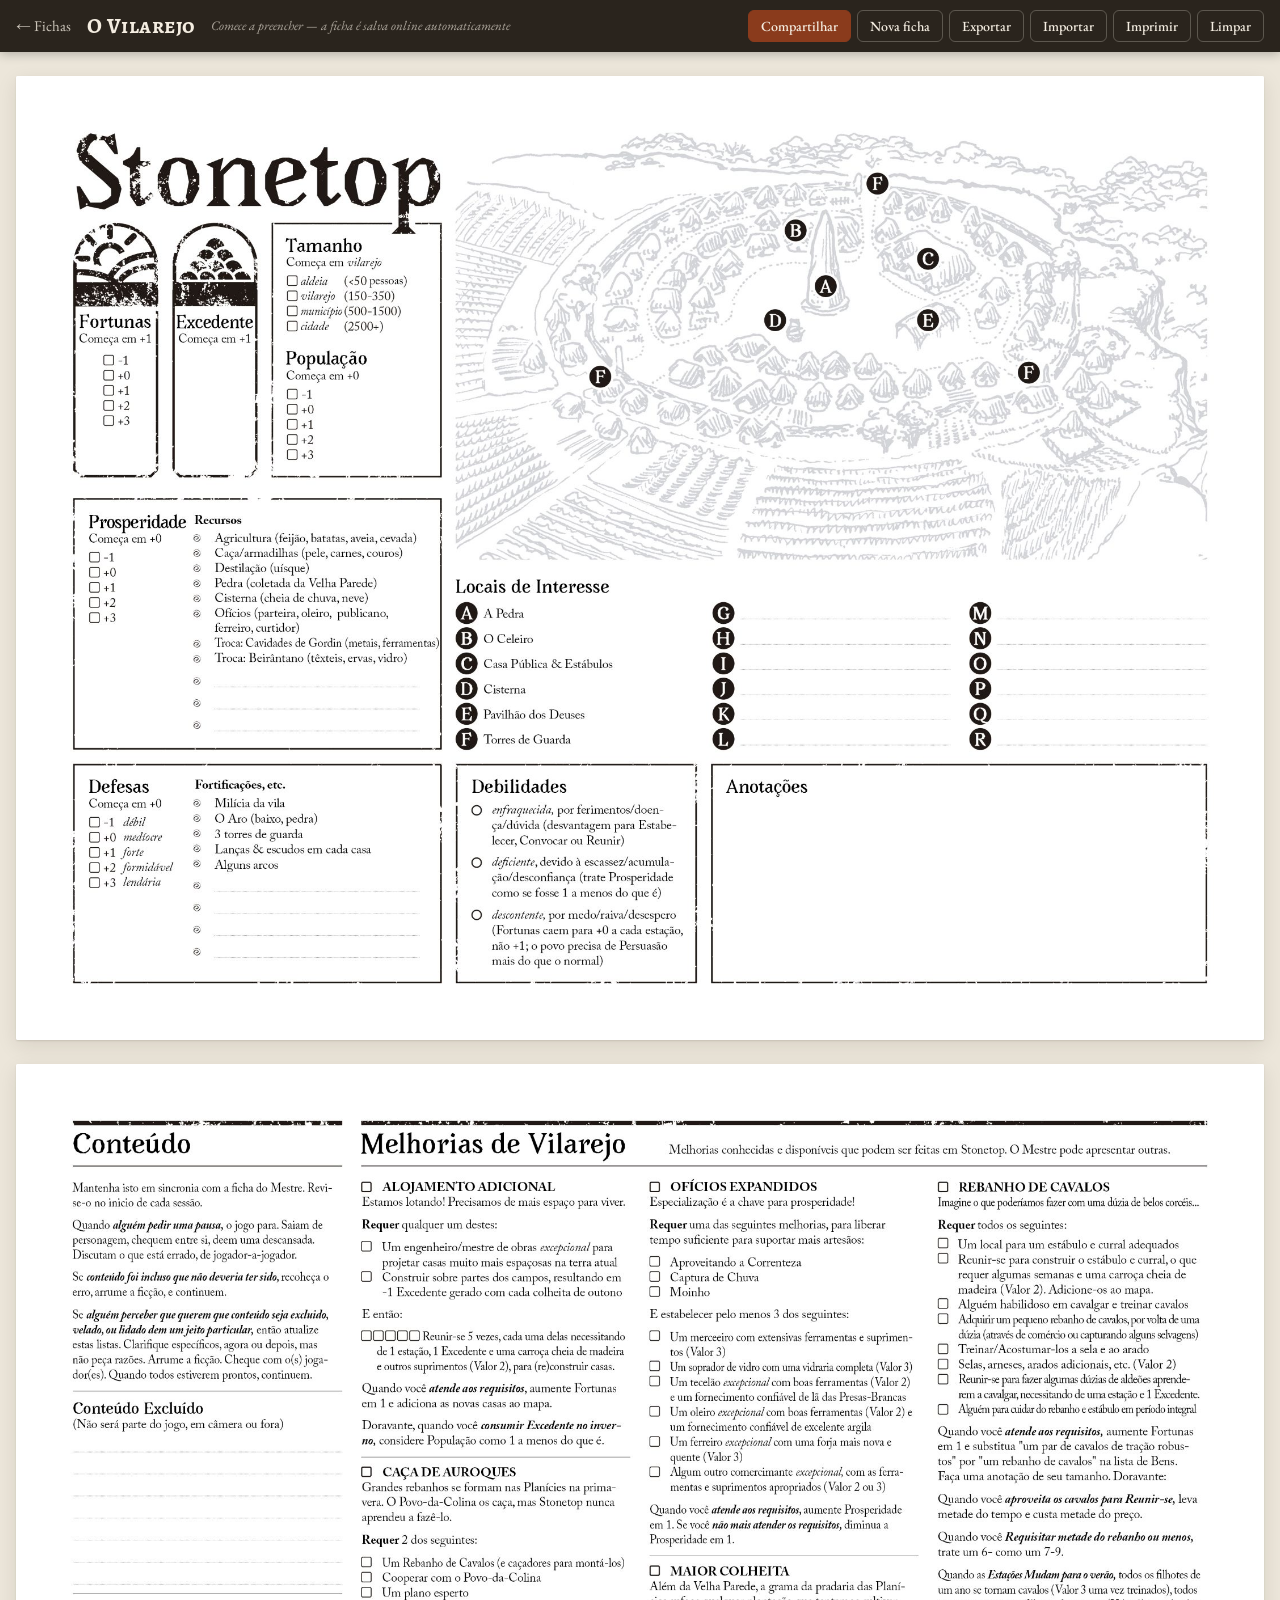
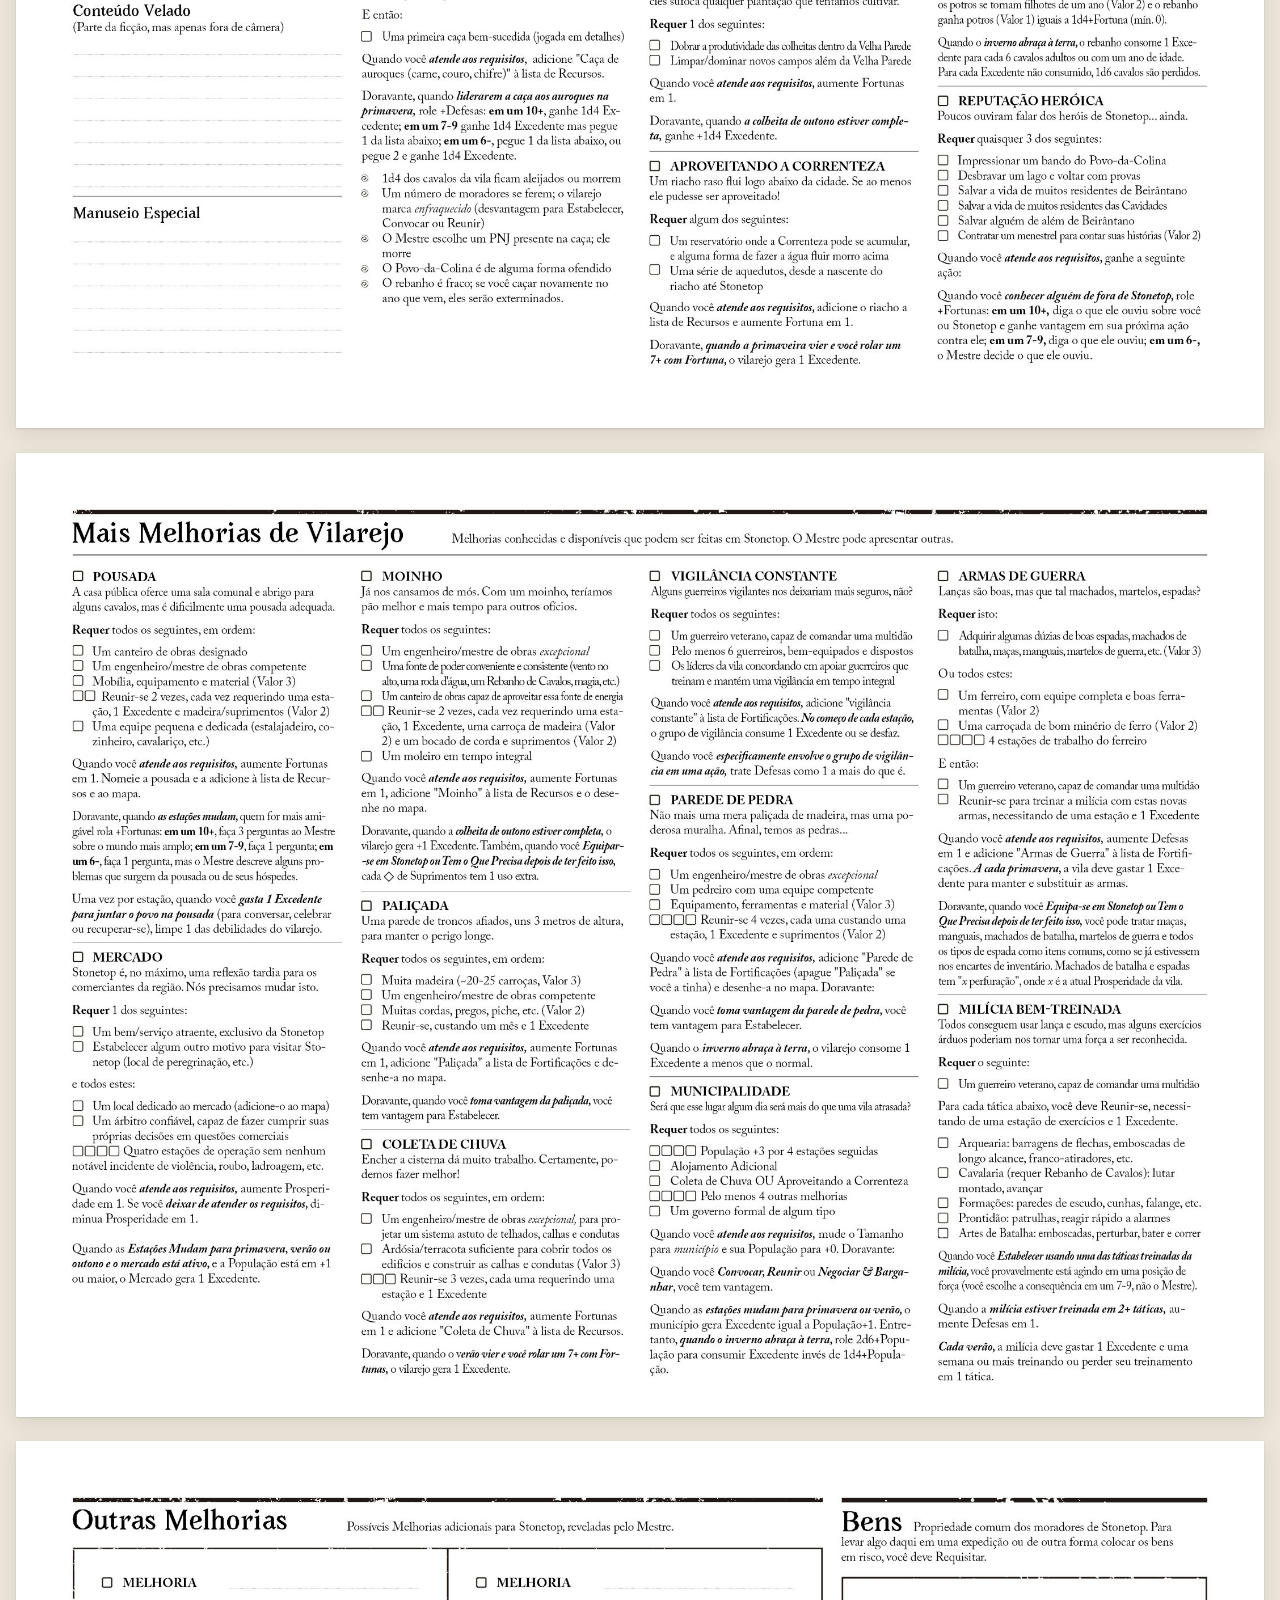
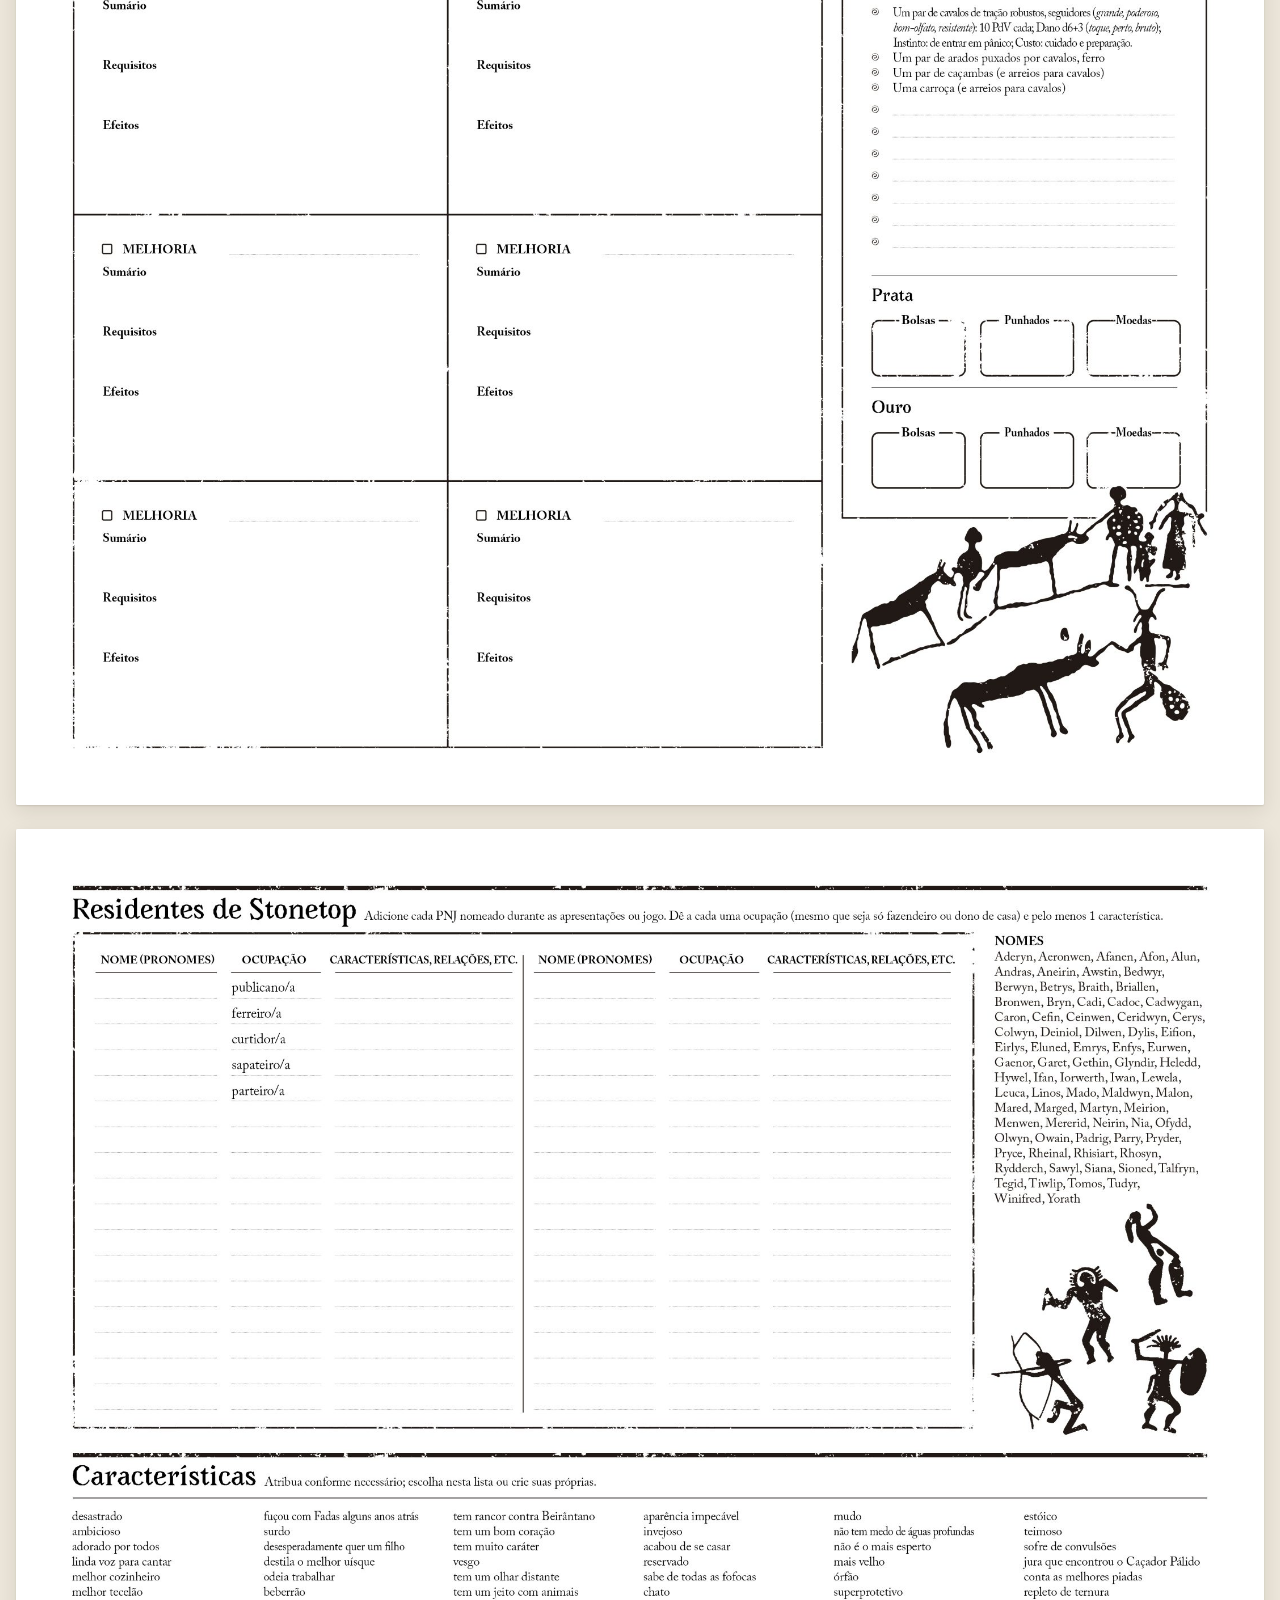
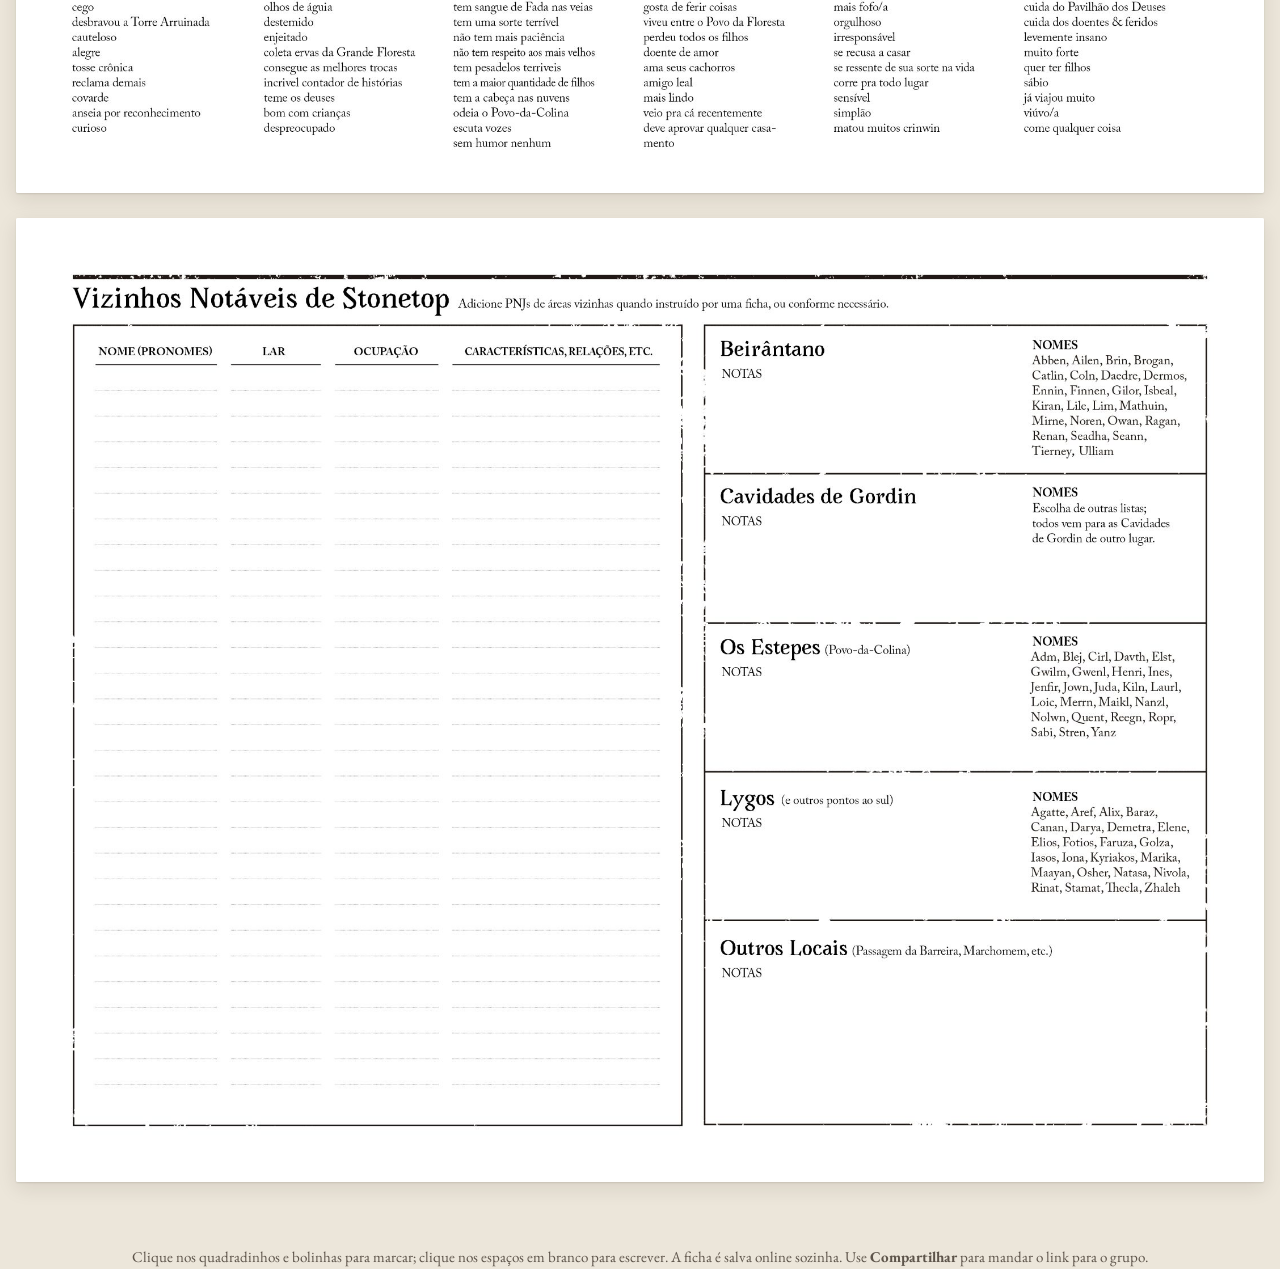
<file: vilarejo.html>
<!doctype html>
<html lang="pt-BR">
<head>
<script>try{var t=localStorage.getItem('stonetop:tema');if(t)document.documentElement.dataset.theme=t}catch(e){}</script>
<meta charset="utf-8">
<meta name="viewport" content="width=device-width, initial-scale=1">
<title>O Vilarejo · Stonetop</title>
<meta name="description" content="Ficha interativa de O Vilarejo para Stonetop: marque as opções e preencha os campos direto no navegador.">
<link rel="preconnect" href="https://fonts.googleapis.com"><link rel="preconnect" href="https://fonts.gstatic.com" crossorigin>
<link href="https://fonts.googleapis.com/css2?family=Alegreya+SC:wght@500;700&family=Caveat:wght@500&family=EB+Garamond:wght@400;500;600&display=swap" rel="stylesheet">
<link rel="stylesheet" href="assets/estilo.css">
</head>
<body>
<header class="barra">
  <a class="voltar" href="index.html">&larr; Fichas</a>
  <h1>O Vilarejo</h1>
  <span class="status" id="status" aria-live="polite"></span>
  <div class="acoes">
    <button class="btn destaque" id="online" type="button" title="Pegar o link desta ficha para mandar para o grupo">Compartilhar</button>
    <button class="btn" id="nova" type="button" title="Começar outra ficha, em branco">Nova ficha</button>
    <button class="btn" id="exportar" type="button" title="Baixar um arquivo com tudo o que foi preenchido">Exportar</button>
    <button class="btn" id="importar" type="button" title="Carregar um arquivo exportado antes">Importar</button>
    <button class="btn" id="imprimir" type="button" title="Imprimir ou salvar como PDF">Imprimir</button>
    <button class="btn perigo" id="limpar" type="button">Limpar</button>
  </div>
  <input type="file" id="arquivo" accept=".json,application/json" hidden>
</header>
<main id="folhas"></main>
<p class="dica">Clique nos quadradinhos e bolinhas para marcar; clique nos espaços em branco para escrever. A ficha é salva online sozinha. Use <strong>Compartilhar</strong> para mandar o link para o grupo.</p>
<dialog id="dialogo-online" class="dialogo">
  <h2>Ficha online</h2>
  <p>Mande este link para quem vai preencher. Qualquer pessoa com ele vê e edita a mesma ficha, de qualquer aparelho. As mudanças aparecem para todos em poucos segundos.</p>
  <div class="linha-link">
    <input id="link-online" type="text" readonly aria-label="Link da ficha online">
    <button class="btn-claro" id="copiar-link" type="button">Copiar</button>
  </div>
  <p class="aviso">Guarde o link: é a única chave da ficha. Quem não tiver o link não encontra a ficha.</p>
  <div class="rodape-dialogo fim">
    <button class="btn-claro" id="fechar-dialogo" type="button">Fechar</button>
  </div>
</dialog>
<script src="dados/vilarejo.js"></script>
<script src="assets/ficha.js"></script>
</body>
</html>
</file>
<file: assets/estilo.css>
:root {
  --fundo: #ece6da;
  --papel: #fffdf8;
  --tinta: #1f1b16;
  --tinta-suave: #5d544a;
  --borda: #cfc5b4;
  --barra: #2a241d;
  --barra-texto: #f4ede1;
  --destaque: #8a3b1c;
  --destaque-claro: #b85a32;
  --marca: #1b2a5c;          /* cor da "caneta" nos campos */
  --foco: rgba(184, 90, 50, .18);
  --sombra: 0 1px 2px rgba(40, 30, 20, .12), 0 6px 20px rgba(40, 30, 20, .10);
}
@media (prefers-color-scheme: dark) {
  :root:not([data-theme="light"]) {
    --fundo: #1a1714;
    --tinta: #efe7da;
    --tinta-suave: #b4a998;
    --borda: #3d362e;
    --barra: #0f0d0b;
    --papel: #26211c;
    --destaque-claro: #d9855c;
  }
}
:root[data-theme="dark"] {
  --fundo: #1a1714; --tinta: #efe7da; --tinta-suave: #b4a998; --borda: #3d362e;
  --barra: #0f0d0b; --papel: #26211c; --destaque-claro: #d9855c;
}

* { box-sizing: border-box; }
html { -webkit-text-size-adjust: 100%; }
body {
  margin: 0;
  background: var(--fundo);
  color: var(--tinta);
  font: 16px/1.5 "EB Garamond", Georgia, "Times New Roman", serif;
}
a { color: inherit; }

/* ---------- barra da ficha */
.barra {
  position: sticky; top: 0; z-index: 10;
  display: flex; flex-wrap: wrap; align-items: center; gap: 8px 16px;
  padding: 10px 16px;
  background: var(--barra); color: var(--barra-texto);
  box-shadow: 0 2px 10px rgba(0, 0, 0, .25);
}
.barra .voltar { text-decoration: none; opacity: .8; font-size: 15px; white-space: nowrap; }
.barra .voltar:hover { opacity: 1; }
.barra h1 {
  margin: 0; font: 600 22px/1.1 "Alegreya SC", "EB Garamond", Georgia, serif; letter-spacing: .02em;
}
.barra .status { font-size: 13px; opacity: .65; font-style: italic; flex: 1 1 180px; }
.acoes { display: flex; flex-wrap: wrap; gap: 6px; }
.btn {
  appearance: none; border: 1px solid rgba(244, 237, 225, .25); background: transparent; color: inherit;
  font: 500 14px/1 "EB Garamond", Georgia, serif; padding: 8px 12px; border-radius: 6px; cursor: pointer;
}
.btn:hover { background: rgba(244, 237, 225, .1); }
.btn.perigo:hover { background: rgba(200, 70, 40, .35); border-color: rgba(200, 70, 40, .6); }
.btn:focus-visible { outline: 2px solid var(--destaque-claro); outline-offset: 2px; }

/* ---------- folhas */
#folhas {
  display: flex; flex-direction: column; align-items: center; gap: 24px;
  padding: 24px 16px 64px;
}
.pagina {
  position: relative;
  width: min(100%, 1400px);
  container-type: inline-size;
  background: #fff;
  box-shadow: var(--sombra);
  border-radius: 2px;
  overflow: hidden;
}
.pagina > img { position: absolute; inset: 0; width: 100%; height: 100%; display: block; user-select: none; -webkit-user-drag: none; }

.pagina .texto, .pagina .caixa { position: absolute; margin: 0; }

.texto {
  border: 0; padding: 0 .3cqw; background: transparent; color: var(--marca);
  font-family: "Caveat", "Segoe Print", "Bradley Hand", cursive;
  line-height: 1.15; border-radius: 2px;
  transition: background-color .15s;
}
.texto.centro { text-align: center; }
textarea.texto { resize: none; overflow: auto; padding-top: .2cqw; scrollbar-width: thin; }
.texto:hover { background: rgba(27, 42, 92, .05); }
.texto:focus { outline: none; background: var(--foco); }

.caixa {
  border: 0; padding: 0; background: transparent; cursor: pointer; border-radius: 3px;
  display: grid; place-items: center;
}
.caixa:hover { background: rgba(184, 90, 50, .15); }
.caixa:focus-visible { outline: 2px solid var(--destaque-claro); outline-offset: 1px; }
.caixa.bolinha { border-radius: 50%; }
.caixa::after { content: ""; opacity: 0; transform: scale(.4); transition: opacity .12s, transform .12s; }
.caixa[aria-checked="true"]::after { opacity: 1; transform: scale(1); }
.caixa.quadrado::after {
  width: 78%; height: 78%;
  background: var(--marca);
  -webkit-mask: url("data:image/svg+xml,%3Csvg xmlns='http://www.w3.org/2000/svg' viewBox='0 0 20 20'%3E%3Cpath d='M3 10.5l4.2 4.3L17 4.5' fill='none' stroke='black' stroke-width='3.2' stroke-linecap='round' stroke-linejoin='round'/%3E%3C/svg%3E") center/contain no-repeat;
          mask: url("data:image/svg+xml,%3Csvg xmlns='http://www.w3.org/2000/svg' viewBox='0 0 20 20'%3E%3Cpath d='M3 10.5l4.2 4.3L17 4.5' fill='none' stroke='black' stroke-width='3.2' stroke-linecap='round' stroke-linejoin='round'/%3E%3C/svg%3E") center/contain no-repeat;
}
.caixa.bolinha::after { width: 62%; height: 62%; border-radius: 50%; background: var(--marca); }

.btn.destaque { background: var(--destaque); border-color: var(--destaque); }
.btn.destaque:hover { background: var(--destaque-claro); border-color: var(--destaque-claro); }
.barra .status[data-tipo="alerta"] { opacity: 1; color: #f0b86a; font-style: normal; }
.barra .status[data-tipo="alerta"]::before { content: "⚠ "; }
.rodape-dialogo.fim { justify-content: flex-end; }
.modo-online .barra .status[data-tipo="ok"]::before {
  content: ""; display: inline-block; width: 8px; height: 8px; margin-right: 6px; border-radius: 50%;
  background: #6fbf73; vertical-align: 1px;
}

/* ---------- janela do link online */
.dialogo {
  width: min(520px, calc(100vw - 32px)); padding: 24px; border: 1px solid var(--borda); border-radius: 12px;
  background: var(--papel); color: var(--tinta); box-shadow: 0 20px 60px rgba(0, 0, 0, .35);
}
.dialogo::backdrop { background: rgba(20, 15, 10, .55); }
.dialogo h2 { margin: 0 0 8px; font: 700 26px/1.1 "Alegreya SC", Georgia, serif; }
.dialogo p { margin: 0 0 16px; }
.dialogo .aviso { font-size: 14px; color: var(--tinta-suave); font-style: italic; }
.linha-link { display: flex; gap: 8px; margin-bottom: 12px; }
.linha-link input {
  flex: 1; min-width: 0; padding: 10px 12px; border: 1px solid var(--borda); border-radius: 6px;
  background: var(--fundo); color: var(--tinta); font: 14px/1.2 ui-monospace, "Cascadia Mono", Consolas, monospace;
}
.btn-claro, .btn-texto {
  appearance: none; font: 600 15px/1 "EB Garamond", Georgia, serif; padding: 10px 16px; border-radius: 6px; cursor: pointer;
}
.btn-claro { border: 1px solid var(--destaque); background: var(--destaque); color: #fff; }
.btn-claro:hover { background: var(--destaque-claro); border-color: var(--destaque-claro); }
.btn-texto { border: 0; background: transparent; color: var(--tinta-suave); padding-left: 0; text-decoration: underline; }
.rodape-dialogo { display: flex; justify-content: space-between; align-items: center; gap: 12px; flex-wrap: wrap; margin-top: 8px; }

/* ---------- lista de fichas online na página inicial */
.recentes { margin-top: 40px; }
.recentes h3 { margin: 0 0 12px; font: 700 20px/1.2 "Alegreya SC", Georgia, serif; }
.recentes ul { list-style: none; margin: 0; padding: 0; border: 1px solid var(--borda); border-radius: 10px; background: var(--papel); overflow: hidden; }
.recentes li { display: flex; justify-content: space-between; gap: 16px; padding: 12px 16px; border-top: 1px solid var(--borda); }
.recentes li:first-child { border-top: 0; }
.recentes a { color: var(--destaque-claro); font-weight: 600; text-decoration: none; }
.recentes a:hover { text-decoration: underline; }
.recentes span { color: var(--tinta-suave); font-size: 14px; white-space: nowrap; }

/* ---------- página do mapa */
.pagina-mapa { height: 100dvh; display: flex; flex-direction: column; overflow: hidden; }
.pagina-mapa .barra { position: relative; flex: none; }
.area-mapa {
  flex: 1; min-height: 0; display: grid; grid-template-columns: 1fr 300px; grid-template-rows: auto 1fr;
}
.abas-mapa { grid-column: 1; display: flex; gap: 4px; padding: 8px 12px 0; background: var(--fundo); }
.aba-mapa {
  appearance: none; border: 1px solid var(--borda); border-bottom: 0; border-radius: 8px 8px 0 0;
  background: transparent; color: var(--tinta-suave); cursor: pointer;
  font: 600 16px/1 "Alegreya SC", Georgia, serif; padding: 10px 16px;
}
.aba-mapa[aria-selected="true"] { background: #fff; color: #1f1b16; border-color: #fff; }
.aba-mapa:focus-visible { outline: 2px solid var(--destaque-claro); outline-offset: -2px; }
#mapa { grid-column: 1; grid-row: 2; background: #fff; min-height: 0; }
.leaflet-container { font: 14px/1.4 "EB Garamond", Georgia, serif; background: #fff; }

.painel {
  grid-column: 2; grid-row: 1 / span 2; overflow: auto; padding: 16px;
  background: var(--papel); border-left: 1px solid var(--borda);
}
.painel h2 { margin: 0 0 12px; font: 700 22px/1.1 "Alegreya SC", Georgia, serif; }
.jogadores { list-style: none; margin: 0 0 20px; padding: 0; }
.jogadores li { display: flex; align-items: center; gap: 4px; border-bottom: 1px solid var(--borda); }
.jogadores li.vazio { color: var(--tinta-suave); font-style: italic; padding: 8px 0; border: 0; }
.jog-nome {
  flex: 1; min-width: 0; display: flex; align-items: center; gap: 8px; text-align: left;
  appearance: none; border: 0; background: transparent; color: var(--tinta); cursor: pointer;
  font: 500 17px/1.2 "EB Garamond", Georgia, serif; padding: 10px 0;
}
.jog-nome .txt { overflow: hidden; text-overflow: ellipsis; white-space: nowrap; }
.jog-nome small { color: var(--tinta-suave); font-size: 13px; margin-left: auto; white-space: nowrap; }
.jog-nome:hover .txt { text-decoration: underline; }
.bolinha-cor { flex: none; width: 14px; height: 14px; border-radius: 50%; box-shadow: 0 0 0 2px rgba(255,255,255,.7); }
.jog-acoes { display: flex; gap: 2px; }
.jog-acoes button {
  appearance: none; border: 1px solid transparent; background: transparent; color: var(--tinta-suave); cursor: pointer;
  font: 600 14px/1 "EB Garamond", Georgia, serif; padding: 6px 7px; border-radius: 5px;
}
.jog-acoes button:hover { border-color: var(--borda); color: var(--tinta); }
.novo-jogador { display: grid; gap: 10px; }
.novo-jogador label { font-weight: 600; }
.novo-jogador input {
  padding: 10px 12px; border: 1px solid var(--borda); border-radius: 6px; background: var(--fundo); color: var(--tinta);
  font: 16px/1.2 "EB Garamond", Georgia, serif;
}
.novo-jogador input:focus { outline: 2px solid var(--destaque-claro); outline-offset: 0; }
.cores { display: flex; flex-wrap: wrap; gap: 8px; }
.cor { width: 28px; height: 28px; border-radius: 50%; border: 2px solid transparent; cursor: pointer; padding: 0; }
.cor[aria-pressed="true"] { border-color: var(--tinta); box-shadow: 0 0 0 2px var(--papel) inset; }
.dica-mapa { margin: 16px 0 0; color: var(--tinta-suave); font-size: 14px; }

/* trajetos */
.sub-painel { margin-top: 28px !important; }
.rotas li.rota { display: block; padding-bottom: 10px; }
.rota-topo { display: flex; align-items: center; gap: 4px; }
.rota .jog-nome { flex-wrap: wrap; row-gap: 2px; padding-bottom: 6px; }
.rota .jog-nome small { flex-basis: 100%; margin-left: 22px; font-size: 14px; color: var(--tinta); }
.rota-terreno, .controle-rota select {
  width: 100%; padding: 6px 8px; border: 1px solid var(--borda); border-radius: 6px;
  background: var(--fundo); color: var(--tinta); font: 14px/1.2 "EB Garamond", Georgia, serif;
}
.tempos { margin-top: 16px; border: 1px solid var(--borda); border-radius: 8px; padding: 8px 12px; }
.tempos summary { cursor: pointer; font-weight: 600; }
.tempos table { width: 100%; border-collapse: collapse; margin-top: 8px; font-size: 14px; }
.tempos th { text-align: left; padding: 10px 0 2px; font-weight: 700; }
.tempos td { padding: 2px 0; border-bottom: 1px dotted var(--borda); }
.tempos td:last-child { text-align: right; white-space: nowrap; color: var(--tinta-suave); padding-left: 8px; }

.controle-rota {
  background: rgba(255, 253, 248, .97); color: #1f1b16; border-radius: 8px; padding: 6px;
  box-shadow: 0 2px 10px rgba(0, 0, 0, .25); max-width: 260px; font: 14px/1.3 "EB Garamond", Georgia, serif;
}
.controle-rota select { background: #fff; color: #1f1b16; border-color: #cfc5b4; margin: 6px 0; }
.btn-rota {
  appearance: none; border: 0; background: var(--destaque); color: #fff; cursor: pointer;
  font: 600 15px/1 "EB Garamond", Georgia, serif; padding: 9px 14px; border-radius: 6px;
}
.btn-rota:hover { background: var(--destaque-claro); }
.rota-info { padding: 2px 4px; }
.rota-info span { display: block; color: #5d544a; }
.rota-botoes { display: flex; gap: 4px; }
.rota-botoes button {
  flex: 1; appearance: none; border: 1px solid #cfc5b4; background: #fff; color: #1f1b16; cursor: pointer;
  font: 600 14px/1 "EB Garamond", Georgia, serif; padding: 8px 6px; border-radius: 5px;
}
.rota-botoes button.ok { background: var(--destaque); border-color: var(--destaque); color: #fff; }
.rota-botoes button:disabled { opacity: .45; cursor: default; }
#mapa.desenhando, #mapa.desenhando .leaflet-interactive { cursor: crosshair; }
.rota-rotulo { background: none; border: 0; }
.rota-rotulo span {
  position: absolute; left: 10px; top: -12px; white-space: nowrap;
  background: rgba(255, 253, 248, .95); color: #1f1b16; border: 1px solid var(--cor); border-left-width: 4px;
  border-radius: 4px; padding: 2px 7px; font: 600 13px/1.3 "EB Garamond", Georgia, serif;
  box-shadow: 0 1px 4px rgba(0, 0, 0, .2);
}

/* pino do jogador */
.pino { background: none; border: 0; }
.pino-corpo {
  position: absolute; left: 4px; top: 0; width: 32px; height: 32px; border-radius: 50% 50% 50% 0;
  transform: rotate(-45deg); background: var(--cor); border: 2px solid #fff;
  box-shadow: 0 3px 8px rgba(0, 0, 0, .4); display: grid; place-items: center; cursor: grab;
}
.pino-corpo span { transform: rotate(45deg); color: #fff; font: 700 16px/1 "Alegreya SC", Georgia, serif; }
.pino-nome {
  position: absolute; top: 40px; left: 50%; transform: translateX(-50%); white-space: nowrap;
  background: rgba(255, 253, 248, .92); color: #1f1b16; border: 1px solid rgba(0,0,0,.15); border-radius: 4px;
  padding: 1px 6px; font: 600 13px/1.3 "EB Garamond", Georgia, serif; pointer-events: none;
}
.leaflet-marker-dragging .pino-corpo, .leaflet-dragging .pino-corpo { cursor: grabbing; }

@media (max-width: 800px) {
  .pagina-mapa { height: auto; overflow: visible; }
  .area-mapa { display: flex; flex-direction: column; }
  .abas-mapa { overflow-x: auto; }
  #mapa { height: 62dvh; flex: none; }
  .painel { border-left: 0; border-top: 1px solid var(--borda); }
}

/* ---------- notas livres nos mapas */
.nova-nota {
  position: absolute; top: 1.2cqw; right: 1.6cqw; z-index: 3;
  appearance: none; border: 1px solid var(--destaque); background: var(--destaque); color: #fff;
  font: 600 max(13px, 1.1cqw)/1 "EB Garamond", Georgia, serif; padding: .6cqw 1cqw; border-radius: 6px; cursor: pointer;
  box-shadow: 0 2px 6px rgba(0, 0, 0, .2);
}
.nova-nota:hover { background: var(--destaque-claro); }
.nota {
  position: absolute; z-index: 2; display: flex; flex-direction: column;
  background: #fbf3d5; border: 1px solid #d8c68c; border-radius: 4px;
  box-shadow: 0 2px 8px rgba(60, 45, 10, .25);
}
.nota-barra {
  height: max(14px, 1.3cqw); cursor: grab; touch-action: none;
  background: repeating-linear-gradient(90deg, #e8d9a2 0 2px, transparent 2px 5px);
  border-bottom: 1px solid #e3d397; display: flex; justify-content: flex-end; align-items: center;
}
.nota-barra:active { cursor: grabbing; }
.nota-apagar {
  appearance: none; border: 0; background: transparent; color: #7a6a3a; cursor: pointer;
  font: 700 max(14px, 1.3cqw)/1 Georgia, serif; padding: 0 .4cqw;
}
.nota-apagar:hover { color: var(--destaque); }
.nota textarea {
  border: 0; background: transparent; resize: none; color: var(--marca);
  font: 500 1.35cqw/1.2 "Caveat", "Segoe Print", cursive; padding: .3cqw .5cqw;
  min-height: 4.2cqw; field-sizing: content; max-height: 20cqw; overflow: auto;
}
.nota textarea:focus { outline: none; background: rgba(184, 90, 50, .08); }

.dica {
  max-width: 1400px; margin: 0 auto; padding: 0 16px; color: var(--tinta-suave); font-size: 15px; text-align: center;
}

/* ---------- página inicial */
.capa { max-width: 1100px; margin: 0 auto; padding: 56px 16px 72px; }
.capa header { text-align: center; margin-bottom: 40px; }
.capa h1 { margin: 0; font: 700 clamp(40px, 8vw, 72px)/1 "Alegreya SC", Georgia, serif; letter-spacing: .01em; }
.capa .sub { margin: 12px auto 0; max-width: 560px; color: var(--tinta-suave); font-size: 18px; }
.grade { display: grid; grid-template-columns: repeat(auto-fit, minmax(260px, 1fr)); gap: 24px; }
.cartao {
  display: flex; flex-direction: column; text-decoration: none; background: var(--papel);
  border: 1px solid var(--borda); border-radius: 10px; overflow: hidden; box-shadow: var(--sombra);
  transition: transform .2s, box-shadow .2s;
}
.cartao:hover { transform: translateY(-3px); box-shadow: 0 2px 4px rgba(40,30,20,.14), 0 14px 32px rgba(40,30,20,.16); }
.cartao:focus-visible { outline: 3px solid var(--destaque-claro); outline-offset: 3px; }
.cartao .miniatura { aspect-ratio: 4 / 3; background: #fff center top / cover no-repeat; border-bottom: 1px solid var(--borda); }
.cartao .corpo { padding: 16px 20px 20px; }
.cartao h2 { margin: 0 0 4px; font: 700 26px/1.1 "Alegreya SC", Georgia, serif; }
.cartao p { margin: 0; color: var(--tinta-suave); font-size: 16px; }
.cartao .ir { display: inline-block; margin-top: 12px; color: var(--destaque-claro); font-weight: 600; }
.como { margin-top: 48px; padding: 24px; border: 1px dashed var(--borda); border-radius: 10px; color: var(--tinta-suave); }
.como h3 { margin: 0 0 8px; color: var(--tinta); font: 700 20px/1.2 "Alegreya SC", Georgia, serif; }
.como ul { margin: 0; padding-left: 20px; }

/* ---------- impressão: só as folhas, uma por página */
@page { size: letter landscape; margin: 0; }
@media print {
  body { background: #fff; }
  .barra, .dica { display: none !important; }
  #folhas { padding: 0; gap: 0; }
  .pagina { width: 100%; box-shadow: none; border-radius: 0; break-after: page; }
  .pagina:last-child { break-after: auto; }
  .texto, .caixa { background: transparent !important; }
  .nova-nota, .nota-apagar { display: none !important; }
  .nota { box-shadow: none; }
  .texto { overflow: hidden; }
}
</file>
